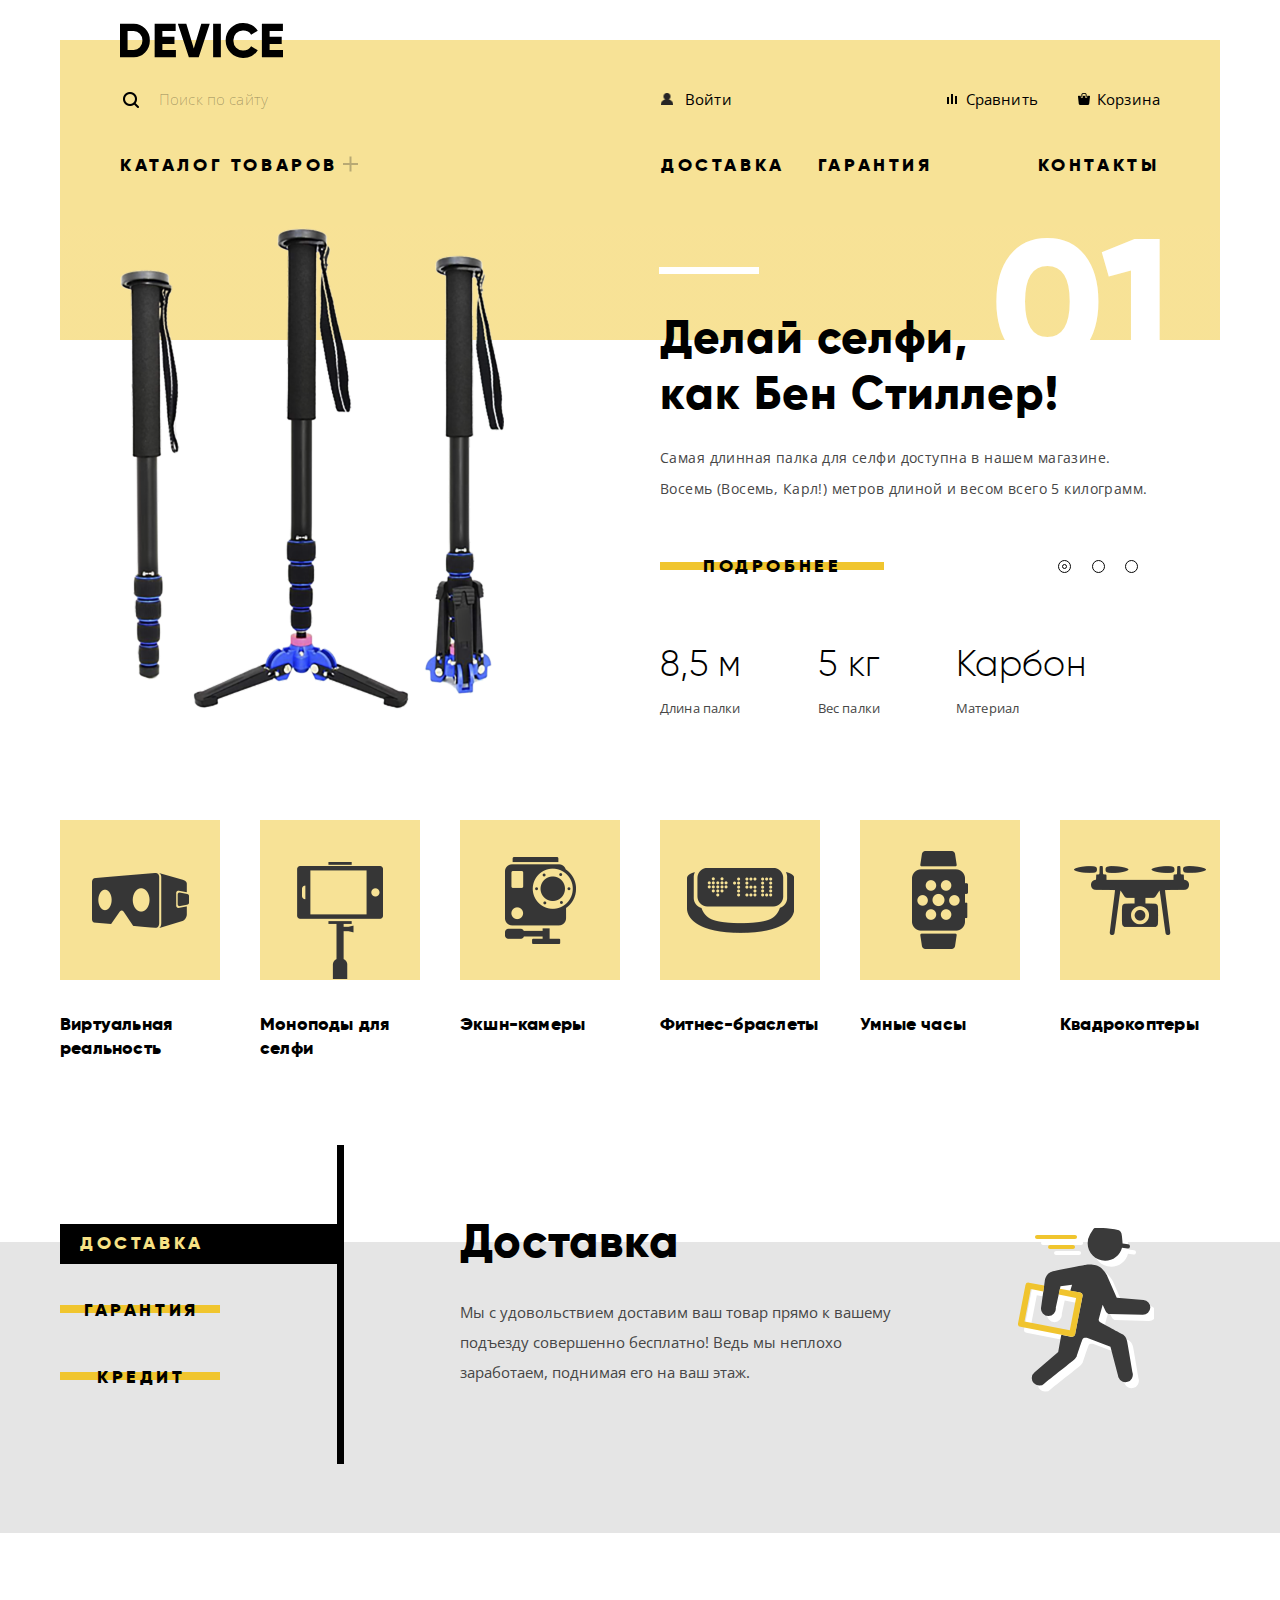
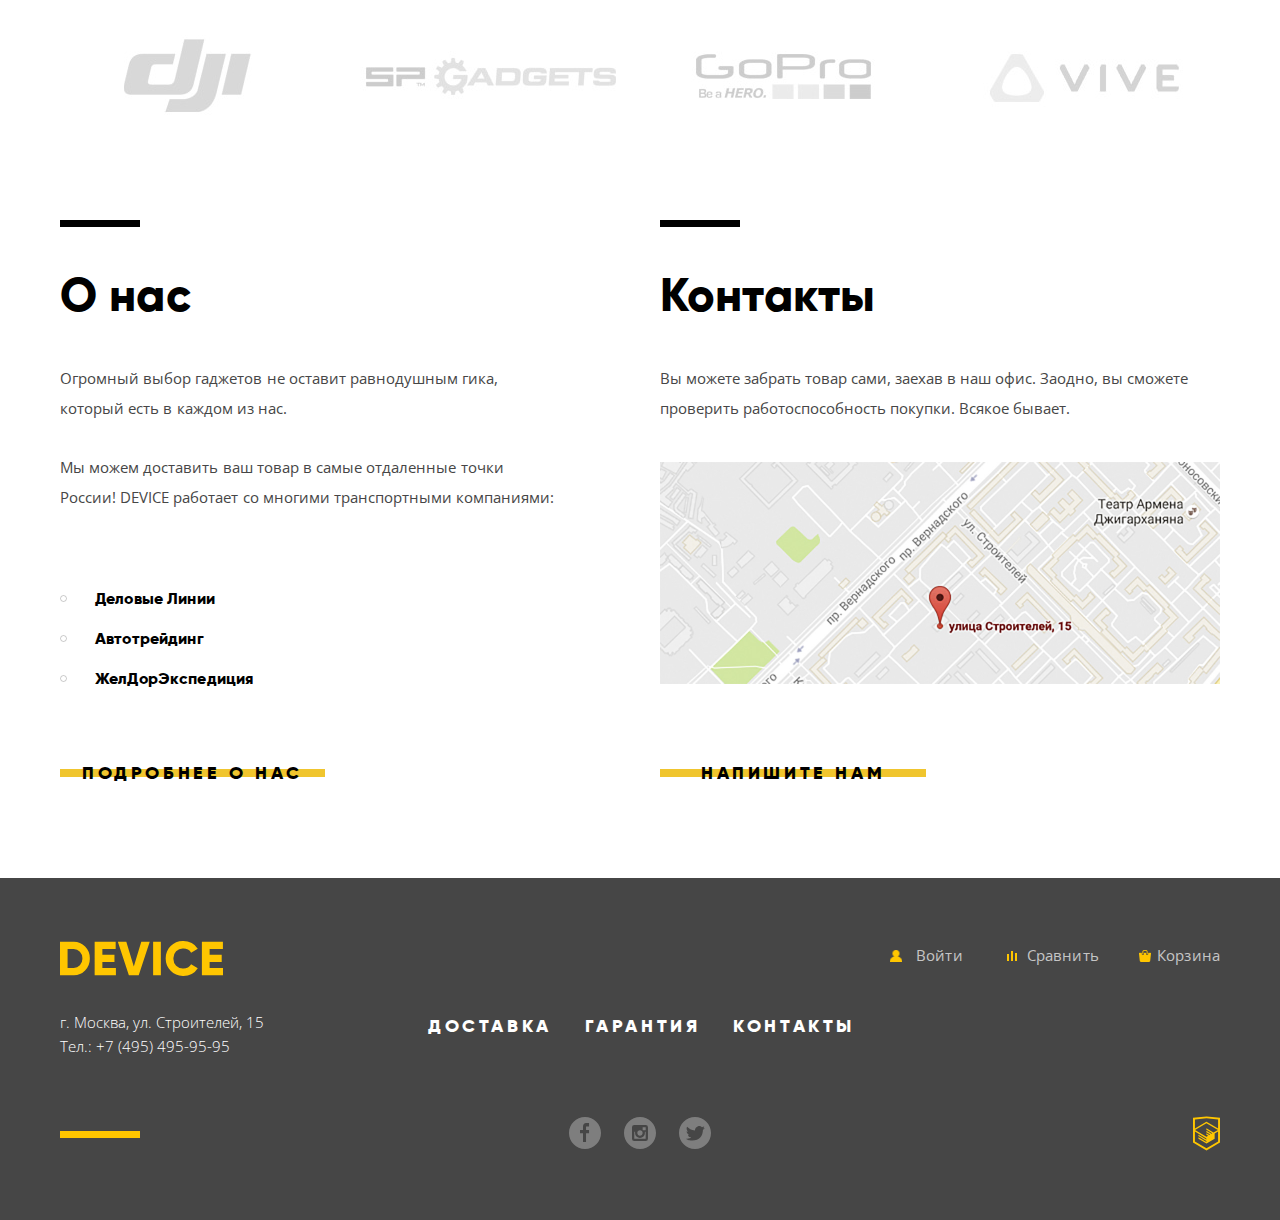
<file: index.html>
<!DOCTYPE html>
<html lang="ru">
  <head>
    <meta charset="UTF-8" />
    <meta name="viewport" content="width=device-width, initial-scale=1.0" />
    <meta http-equiv="X-UA-Compatible" content="ie=edge" />
    <link rel="stylesheet" href="./css/normalize.css" />
    <link rel="stylesheet" href="./css/style.min.css"/>
    <link href="https://fonts.googleapis.com/css?family=Open+Sans:300,400&display=swap&subset=cyrillic,cyrillic-ext" rel="stylesheet"/>
    <title>HTML Academy: Девайс</title>
  </head>
  <body>
    <header class="header header--index">
      <div class="header-inner">
        <div class="logo">
          <svg xmlns="http://www.w3.org/2000/svg" width="163" height="35" viewBox="0 0 163 35" class="header__logo">
            <path d="M-.151.702v33.6h13.532a15.72 15.72 0 0 0 11.72-4.824 16.458 16.458 0 0 0 4.712-11.976 16.458 16.458 0 0 0-4.712-11.976A15.723 15.723 0 0 0 13.381.702H-.151zM7.582 26.91V8.091h5.8a8.646 8.646 0 0 1 6.5 2.568 9.407 9.407 0 0 1 2.489 6.84 9.406 9.406 0 0 1-2.489 6.84 8.642 8.642 0 0 1-6.5 2.568h-5.8zm34.8-5.952h12.082v-7.3H42.378V8.091h13.291V.702H34.645v33.6H55.91V26.91H42.378v-5.952zm36.343 13.344L89.744.702h-8.458l-7.491 24.72L66.304.702h-8.457l11.019 33.6h9.859zm14.4 0h7.733V.702h-7.733v33.6zm38.615-1.416a15.506 15.506 0 0 0 6.041-5.688l-6.67-3.84a7.482 7.482 0 0 1-3.165 3.024 9.87 9.87 0 0 1-4.664 1.1 9.595 9.595 0 0 1-7.177-2.736 9.909 9.909 0 0 1-2.682-7.248 9.909 9.909 0 0 1 2.682-7.248 9.595 9.595 0 0 1 7.177-2.736 9.897 9.897 0 0 1 4.639 1.08 7.592 7.592 0 0 1 3.19 3.048l6.67-3.84a15.873 15.873 0 0 0-6.09-5.688 17.42 17.42 0 0 0-8.409-2.088c-9.779-.272-17.797 7.691-17.591 17.472-.208 9.781 7.809 17.747 17.588 17.476a17.52 17.52 0 0 0 8.458-2.088zm17.881-11.928h12.082v-7.3h-12.085V8.091h13.29V.702h-21.023v33.6h21.265V26.91h-13.532v-5.952z" class="cls-1" data-name="-e-logo"/>
          </svg>
        </div>
        <div class="pannel">
          <form class="pannel__search">
            <input type="search" id="search-input" required>
            <label for="search-input" class="serch__label">Поиск по сайту</label>
            <button type="submit" class="search__button">Найти</button>
          </form><!--/.pannel__search-->
          <div class="pannel__wrapper">
            <ul class="user-nav">
              <li class="user-nav__item user-show">
                <a href="#" class="pannel__button pannel__button--user" aria-label="нажмите что бы войти">
                  Войти
                </a>
              </li><!--/.user-nav__item-->
              <li class="user-nav__item">
                <a href="#" class="user-nav__name" aria-label="нажмите для перехода в профиль">
                  Валентин Петухов
                </a>
                <a href="#" class="user-nav__log-out" aria-label="нажмите что бы выйти">Выйти</a>
              </li><!--/.user-nav__item-->
            </ul><!--/.user-nav-->
            <ul class="pannel__list">
              <li class="pannel__item">
                <a href="#" class="pannel__button pannel__button--compare" aria-label="нажмите что бы сравнить товары">
                  Сравнить
                </a>
              </li><!--/.pannel__item-->
              <li class="pannel__item">
                <a href="#" class="pannel__button pannel__button--cart" aria-label="нажмите что бы попасть в корзину">
                  Корзина
                </a>
              </li><!--/.pannel__item-->
            </ul><!--/.pannel__list-->
          </div><!--/.pannel__wrapper-->
        </div><!--/.pannel-->
        <nav class="nav">
          <ul class="nav-select__menu">
            <li class="nav-select__unit" tabindex="0">
              <a href="#" class="nav-select__title" aria-label="наведите для открытия меню">Каталог товаров</a>
              <div class="nav-select__wrapper">
                <ul class="nav-select__list">
                  <li class="nav-select__item">
                    <ul class="nav-select__sublist">
                      <li><a href="#" class="nav-select__link" aria-label="нажмите что бы перейти в этот раздел">Виртуальная реальность</a></li>
                      <li> <a href="./monopode.html" class="nav-select__link" aria-label="нажмите что бы перейти в этот раздел">Моноподы для селфи</a></li>
                      <li><a href="#" class="nav-select__link" aria-label="нажмите что бы перейти в этот раздел">Экшн-камеры</a></li>
                    </ul>
                  </li>
                  <li class="nav-select__item">
                    <ul class="nav-select__sublist">
                      <li><a href="#" class="nav-select__link" aria-label="нажмите что бы перейти в этот раздел">Фитнес-браслеты</a></li>
                      <li> <a href="./monopode.html" class="nav-select__link" aria-label="нажмите что бы перейти в этот раздел">Умные часы</a></li>                   
                    </ul>
                  </li>
                  <li class="nav-select__item">
                    <ul class="nav-select__sublist">
                      <li><a href="#" class="nav-select__link" aria-label="нажмите что бы перейти в этот раздел">Квадрокоптеры</a></li>                 
                    </ul>
                  </li>
                </ul><!--/.nav-select__list-->
              </div>
            </li><!--/.nav-select__unit-->
          </ul><!--/.nav-select__menu-->
          <ul class="nav__list">
            <li class="nav__item">
              <a href="#" class="nav__link" aria-label="нажмите что бы узнать о доставке">Доставка</a>
            </li><!--/.nav__item-->
            <li class="nav__item">
              <a href="#" class="nav__link" aria-label="нажмите что бы узнать о гарантии">Гарантия</a>
            </li><!--/.nav__item-->
            <li class="nav__item">
              <a href="#" class="nav__link" aria-label="нажмите что бы узнать контакты">Контакты</a>
            </li><!--/.nav__item-->
          </ul><!--/.nav__list-->
        </nav><!--/.header__nav-->
      </div><!--/.header-inner-->
    </header><!--/.header-->
    <main>
      <h1 class="visually-hidden">Интернет-магазин гаджетов - Девайс</h1>
      <section class="hero">
        <div class="hero__inner">
          <ul class="hero-slider">
            <li class="hero-slider__item  hero-slider__item--visual monopode">
              <div class="hero-slider__pic">
                <img src="./img/slider-1/slider-1-png@3x.png" width="384" height="486" alt="Чёрный монопод для селфи с синими вставками" class="hero-slider__img">
              </div>
              <div class="hero-slider__desc">
                <p class="hero-slider__title">
                  Делай селфи, <br/>
                  как Бен Стиллер!
                </p>
                <p class="hero-slider__text">
                  Самая длинная палка для селфи доступна в нашем магазине.
                  Восемь (Восемь, Карл!) метров длиной и весом всего 5
                  килограмм.
                </p>
                <a href="#" class="btn hero-slider__btn" aria-label="нажмите для подробной информации">Подробнее</a>
                <div class="hero-slider__definitions definitions">
                  <div class="definitions__item">
                    <div class="definitions__text">8,5 м</div>
                    <div class="definitions__values">Длина палки</div>
                  </div>
                  <div class="definitions__item">
                    <div class="definitions__text">5 кг</div>
                    <div class="definitions__values">Вес палки</div>
                  </div>
                  <div class="definitions__item">
                    <div class="definitions__text">Карбон</div>
                    <div class="definitions__values">Материал</div>
                  </div>
                </div><!--/.hero-slider__definitions-->
              </div><!--/.huro-slider__desc-->
            </li><!--/.hero-slider__item-->
            <li class="hero-slider__item bend">
              <div class="hero-slider__pic">
                <img src="./img/slider-1/slider-2-png@2x.png" width="345" height="485" alt="фитнес-брослет чёрного цвета с небольшим экраном" class="hero-slider__img"/>
              </div>
              <div class="hero-slider__desc">
                <p class="hero-slider__title">
                  Худеем <br />
                  правильно!
                </p>
                <p class="hero-slider__text">
                  Мотивирующие фитнес-браслеты помогут найти в себе силы <br />
                  не пропускать занятия и соблюдать диету.
                </p>
                <a href="#" class="btn hero-slider__btn" aria-label="нажмите для подробной информации">Подробнее</a>
                <div class="hero-slider__definitions definitions">
                  <div class="definitions__item">
                    <div class="definitions__text">48 часов</div>
                    <div class="definitions__values">Без подзарядки</div>
                  </div>
                </div><!--/.hero-slider__definitions-->
              </div><!--/.hero-slider__desc-->
            </li><!--/.hero-slider__item-->
            <li class="hero-slider__item quadrocopter">
              <div class="hero-slider__pic">
                <img src="./img/slider-1/slider-3-png@2x.png" width="550" height="360" alt="Квадрокоптер белого цвета" class="hero-slider__img"/>
              </div>
              <div class="hero-slider__desc">
                <p class="hero-slider__title">
                  Порхает как бабочка, жалит как пчела!
                </p>
                <p class="hero-slider__text">
                  Этот обычный, на первый взгляд, квадрокоптер оснащен мощным
                  лазером, замаскированным под стандартную камеру.
                </p>
                <a href="#" class="btn hero-slider__btn" aria-label="нажмите для подробной информации">Подробнее</a>
                <div class="hero-slider__definitions definitions">
                  <div class="definitions__item">
                    <div class="definitions__text">800 м</div>
                    <div class="definitions__values">Дальность полета</div>
                  </div>
                  <div class="definitions__item">
                    <div class="definitions__text">50 м</div>
                    <div class="definitions__values">Радиус поражения</div>
                  </div>
                </div><!--/.hero-slider__definitions-->
              </div><!--/.hero-slider__desc-->
            </li><!--/.hero-slider__item-->
          </ul><!--/.hero-slider-->
          <ul class="dots__list">
            <li class="dots__item">
              <a href="#" class="dots__btn dots__btn--active" data-name="monopode" aria-label="нажмите для перехода к слайду с моноподом для селфи"></a>
            </li>
            <li class="dots__item">
              <a href="#" class="dots__btn" data-name="bend" aria-label="нажмите для перехода к слайду с фитнес-браслетом"></a>
            </li>
            <li class="dots__item">
              <a href="#" class="dots__btn" data-name="quadrocopter" aria-label="нажмите для перехода к слайду с квадрокоптером"></a>
            </li>
          </ul>
        </div><!--/.hero__inner-->
      </section><!--/.hero-->
      <div class="sections">
        <div class="container">
          <h2 class="visually-hidden">Группы товаров магазина по разделам</h2>
          <ul class="sections__list">
            <li class="sections__item">
              <a href="#" class="sections__link" aria-label="нажмите для перехода в этот раздел">
                <div class="sections__image">
                  <img src="./img/sections/popular-1.png" alt="Раздел виртуальная реальность" width="97" height="55" class="sections__img"/>
                </div>
                <h4 class="sections__name">Виртуальная реальность</h4>
              </a>
            </li>
            <!--/.sections__item-->
            <li class="sections__item">
              <a href="./monopode.html" class="sections__link" aria-label="нажмите для перехода в этот раздел">
                <div class="sections__image">
                  <img src="./img/sections/popular-2.png" alt="Раздел моноподы для селфи" width="86" height="117" class="sections__img sections__img--bottom"/>
                </div>
                <h4 class="sections__name">Моноподы для селфи</h4>
              </a>
            </li><!--/.sections__item-->
            <li class="sections__item">
              <a href="#" class="sections__link" aria-label="нажмите для перехода в этот раздел">
                <div class="sections__image">
                  <img src="./img/sections/popular-3.png" alt="Раздел Экшн-камеры" width="71" height="87" class="sections__img"/>
                </div>
                <h4 class="sections__name">Экшн-камеры</h4>
              </a>
            </li><!--/.sections__item-->
            <li class="sections__item">
              <a href="#" class="sections__link" aria-label="нажмите для перехода в этот раздел">
                <div class="sections__image">
                  <img src="./img/sections/popular-4.png" alt="Раздел Фитнес-браслеты" width="107" height="65" class="sections__img"/>
                </div>
                <h4 class="sections__name">Фитнес-браслеты</h4>
              </a>
            </li><!--/.sections__item-->
            <li class="sections__item">
              <a href="#" class="sections__link" aria-label="нажмите для перехода в этот раздел">
                <div class="sections__image">
                  <img src="./img/sections/popular-5.png" alt="Раздел Умные часы" width="56" height="98" class="sections__img"/>
                </div>
                <h4 class="sections__name">Умные часы</h4>
              </a>
            </li><!--/.sections__item-->
            <li class="sections__item">
              <a href="#" class="sections__link" aria-label="нажмите для перехода в этот раздел">
                <div class="sections__image">
                  <img src="./img/sections/poppular-6.png" alt="Раздел Квадрокоптеры" width="132" height="69" class="sections__img"/>
                </div>
                <h4 class="sections__name">Квадрокоптеры</h4>
              </a>
            </li><!--/.sections__item-->
          </ul><!--/.sections__list-->
        </div>
      </div><!--/.sections-->
      <div class="services">
        <div class="container">
          <div class="services__slider">
            <div class="services__filter">
              <a href="#" class="services__link is-active" data-filter="delivery" aria-label="нажмите что бы узнать о доставке">Доставка</a>
              <a href="#" class="services__link" data-filter="warranty" aria-label="нажмите что бы узнать о гарантии">Гарантия</a>
              <a href="#" class="services__link" data-filter="credit" aria-label="нажмите что бы узнать про кредит">Кредит</a>
            </div><!--/.services__filter-->
            <div class="services__tabs">
              <ul class="services__list">
                <li class="services__item services__item--active delivery">
                  <div class="services__group">
                    <h2 class="services__title">Доставка</h2>
                    <p class="srvices__text">
                      Мы с удовольствием доставим ваш товар прямо к вашему
                      подъезду совершенно бесплатно! Ведь мы неплохо заработаем,
                      поднимая его на ваш этаж.
                    </p>
                  </div>
                </li><!--/.services__slider__item-->
                <li class="services__item warranty">
                  <div class="services__group">
                    <h2 class="services__title">Гарантия</h2>
                    <p class="srvices__text">
                      Если из-за возгорания купленного у нас товара у вас сгорит
                      дом — не переживайте, мы выдадим вам новый. <br />
                      Товар, не дом, конечно же.
                    </p>
                  </div>
                </li><!--/.services__slider__item-->
                <li class="services__item credit">
                  <div class="services__group">
                    <h2 class="services__title">Кредит</h2>
                    <p class="srvices__text">
                      Залезть в долговую яму стало проще! Кредитные консультанты
                      подберут для вас наиболее выгодные условия кредита.
                      Выгодные для нашего банка, разумеется.
                    </p>
                  </div>
                </li><!--/.services__item-->
              </ul><!--/.services_list-->
            </div><!--/.services__tabs-->
          </div><!--/.services__slider-->
        </div><!--/.container-->
      </div><!--/.services-->
      <section class="logos">
        <div class="container">
          <h2 class="visually-hidden">Раздел с логотипами брэндов представленых в магазине</h2>
          <ul class="logos__list">
            <li class="logos__item">
              <img src="./img/logos/logo-1.png" alt="логотип Dji" width="260" height="100" class="logos__img"/>
              <img src="./img/logos/logo-grey-1-jpg.jpg" alt="" width="260" height="100" class="logos__img logos__img-opacity" />
            </li>
            <li class="logos__item">
              <img src="./img/logos/logo-2.png" alt="логотип SP Gardens" width="260" height="100" class="logos__img"/>
              <img src="./img/logos/logo-grey-2-jpg.jpg"  alt="" width="260" height="100" class="logos__img logos__img-opacity"/>
            </li>
            <li class="logos__item">
              <img src="./img/logos/logo-3.png" alt="доготип Go Pro" width="260" height="100" class="logos__img"/>
              <img src="./img/logos/logo-grey-3-jpg.jpg"  alt="" width="260" height="100" class="logos__img logos__img-opacity"/>
            </li>
            <li class="logos__item">
              <img src="./img/logos/logo-4.png" alt="логотип Vive" width="260" height="100" class="logos__img"/>
              <img src="./img/logos/logo-grey-4-jpg.jpg"  alt="" width="260" height="100" class="logos__img logos__img-opacity"/>
            </li>
          </ul><!--/.logos__list-->
        </div>
      </section><!--/.logos-->
      <section class="information">
        <h2 class="visually-hidden">Информация о магазине Девайс</h2>
        <div class="information__wrapper">
          <article class="about-us">
            <span class="about-us__title">О нас</span>
            <div class="about-us__text">
              <p>
                Огромный выбор гаджетов не оставит равнодушным гика, который есть
                в каждом из нас.
              </p>
              <p>
                Мы можем доставить ваш товар в самые отдаленные точки России!
                DEVICE работает со многими транспортными компаниями:
              </p>
            </div>
            <ul class="partners about-us__partners ">
              <li class="partners__item">
                <a href="#" class="partners__link">Деловые Линии</a>
              </li>
              <li class="partners__item">
                <a href="#" class="partners__link">Автотрейдинг</a>
              </li>
              <li class="partners__item">
                <a href="#" class="partners__link">ЖелДорЭкспедиция</a>
              </li>
            </ul><!--/.partners-->
            <a href="#" class="btn about-us__btn" aria-label="нажмите что бы узнать о нас больше">Подробнее о нас</a>
          </article><!--/.about-us__item-->
          <article class="contacts">
            <h2 class="visually-hidden">Как добраться к магазину Девайс</h2>
            <span class="contacts__title">Контакты</span>
            <p class="contacts__text">
              Вы можете забрать товар сами, заехав в наш офис. Заодно, вы
              сможете проверить работоспособность покупки. Всякое бывает.
            </p>
            <a href="https://goo.gl/maps/QfvkiXXXXfSbYiUW8" class="contacts__map popup__open" aria-label="Мы находимся по адресу , город Москва, улица строителей, 15. Нажмите что бы узнать о нашем расположении">
              <img src="./img/map-jpg.jpg" alt="Карта как к нам добраться" width="560" height="222"/>
            </a>
            <a href="feedback.html" class="btn modal__open" aria-label="нажмите что бы связаться с нами">Напишите нам</a>
          </article><!--/.about-us__item-->
        </div>
      </section><!--/.about-us-->
    </main>
    <footer class="footer">
      <div class="container">
        <div class="pannel pannel--footer">
          <div class="logo logo--footer">
            <svg xmlns="http://www.w3.org/2000/svg" width="163" height="35" viewBox="0 0 163 35">
              <path d="M-.151.702v33.6h13.532a15.72 15.72 0 0 0 11.72-4.824 16.458 16.458 0 0 0 4.712-11.976 16.458 16.458 0 0 0-4.712-11.976A15.723 15.723 0 0 0 13.381.702H-.151zM7.582 26.91V8.091h5.8a8.646 8.646 0 0 1 6.5 2.568 9.407 9.407 0 0 1 2.489 6.84 9.406 9.406 0 0 1-2.489 6.84 8.642 8.642 0 0 1-6.5 2.568h-5.8zm34.8-5.952h12.082v-7.3H42.378V8.091h13.291V.702H34.645v33.6H55.91V26.91H42.378v-5.952zm36.343 13.344L89.744.702h-8.458l-7.491 24.72L66.304.702h-8.457l11.019 33.6h9.859zm14.4 0h7.733V.702h-7.733v33.6zm38.615-1.416a15.506 15.506 0 0 0 6.041-5.688l-6.67-3.84a7.482 7.482 0 0 1-3.165 3.024 9.87 9.87 0 0 1-4.664 1.1 9.595 9.595 0 0 1-7.177-2.736 9.909 9.909 0 0 1-2.682-7.248 9.909 9.909 0 0 1 2.682-7.248 9.595 9.595 0 0 1 7.177-2.736 9.897 9.897 0 0 1 4.639 1.08 7.592 7.592 0 0 1 3.19 3.048l6.67-3.84a15.873 15.873 0 0 0-6.09-5.688 17.42 17.42 0 0 0-8.409-2.088c-9.779-.272-17.797 7.691-17.591 17.472-.208 9.781 7.809 17.747 17.588 17.476a17.52 17.52 0 0 0 8.458-2.088zm17.881-11.928h12.082v-7.3h-12.085V8.091h13.29V.702h-21.023v33.6h21.265V26.91h-13.532v-5.952z" class="cls-1" data-name="-e-logo"/>
            </svg>
          </div>
          <div class="pannel__wrapper pannel__wrapper--width-small">
            <ul class="user-nav">
              <li class="user-nav__item user-show">
                <a href="#" class="pannel__button pannel__button--user-white" aria-label="нажмите что бы войти">Войти</a>
              </li><!--/.user-nav__item-->
              <li class="user-nav__item">
                <a href="#" class="user-nav__name-white">Валентин Петухов</a>
                <a href="#" class="user-nav__log-out user-nav__log-out--white" aria-label="нажмите что бы Выйти">Выйти</a>
              </li><!--/.user-nav__item-->
            </ul><!--/.user-nav-->
            <ul class="pannel__list">
              <li class="pannel__item">
                <a href="#" class="pannel__button pannel__button--compare-white"  aria-label="нажмите что бы сравнить товары">Сравнить</a>
              </li><!--/.pannel__item-->
              <li class="pannel__item">
                <a href="#" class="pannel__button pannel__button--cart-white" aria-label="нажмите что бы попасть в корзину">Корзина</a>
              </li><!--/.pannel__item-->
            </ul><!--/.pannel__list-->
          </div><!--/.pannel__wrapper-->
        </div><!--/.pannel-->
        <div class="footer__info">
          <address class="footer__address">г. Москва, ул. Строителей, 15</address>
          <ul class="nav nav--footer">
            <li class="nav__item">
              <a href="#" class="nav__link nav__link--white" aria-label="нажмите что бы узнать о доставке">Доставка</a>
            </li>
            <li class="nav__item">
              <a href="#" class="nav__link nav__link--white" aria-label="нажмите что бы узнать о гарантии">Гaрантия</a>
            </li>
            <li class="nav__item">
              <a href="#" class="nav__link nav__link--white" aria-label="нажмите что бы узнать наши контакты">Контакты</a>
            </li>
          </ul>
          <a href="tel:+1234567890" class="footer__tel" aria-label="нажмите что бы позвонить нам">Тел.: +7 (495) 495-95-95</a>
        </div><!--/.footer__info-->
        <div class="footer__extras">
          <div class="socials">
            <a href="#" class="socials__link socials__link--fb" aria-label="нажмите для перехода на наш аккаунт в фейсбук">
              <svg xmlns="http://www.w3.org/2000/svg" width="32" height="32" viewBox="0 0 32 32">
                <path fill="#FFF" d="M16 0C7.164 0 0 7.163 0 16s7.164 16 16 16c8.837 0 16-7.164 16-16S24.837 0 16 0zm4.062 9.455h-3.021v3.444h3.021v3.445h-3.021v8.61H14.02v-8.61H11v-3.445h3.021V9.455c0-1.902 1.353-3.445 3.021-3.445h3.021v3.445z"/>
              </svg>
            </a>
            <a href="#" class="socials__link socials__link--inst" aria-label="нажмите для перехода на наш аккаунт в инстаграм">
              <svg xmlns="http://www.w3.org/2000/svg" width="32" height="32" viewBox="0 0 32 32">
                <g fill="#FFF">
                  <path d="M20.916 16a4.938 4.938 0 1 1-9.877 0c0-.394.051-.773.138-1.14h-.897v6.838h11.396V14.86h-.897c.086.367.137.746.137 1.14z" />
                  <path d="M15.978 18.659c1.466 0 2.659-1.193 2.659-2.659s-1.193-2.659-2.659-2.659c-1.466 0-2.659 1.193-2.659 2.659s1.192 2.659 2.659 2.659zM18.637 10.302h3.039v3.039h-3.039z"/>
                  <path d="M16 0C7.164 0 0 7.164 0 16c0 8.837 7.164 16 16 16 8.837 0 16-7.163 16-16 0-8.836-7.163-16-16-16zm7.955 21.698a2.285 2.285 0 0 1-2.279 2.279H10.279A2.285 2.285 0 0 1 8 21.698V10.302a2.286 2.286 0 0 1 2.279-2.279h11.396a2.286 2.286 0 0 1 2.279 2.279v11.396z"/>
                </g>
              </svg>
            </a>
            <a href="#" class="socials__link socials__link--twit"  aria-label="нажмите для перехода на наш аккаунт в твиттер">
              <svg xmlns="http://www.w3.org/2000/svg" width="32" height="32" viewBox="0 0 32 32">
                <path fill="#FFF" d="M16 0C7.164 0 0 7.164 0 16c0 8.837 7.164 16 16 16 8.837 0 16-7.163 16-16 0-8.836-7.163-16-16-16zm7.944 12.809c-.251 6.516-3.463 10.832-10.992 10.702h-.486c-.447 0-4.543-.443-5.344-1.823 2.479.19 4.247-.406 5.12-1.136-1.048-.289-2.923-.461-3.251-2.848.384.104.618.221 1.299.113-1.307-.824-2.758-1.519-2.679-3.643.311.317 1.164.518 1.46.457-.768-.233-2.149-3.244-.974-4.781 1.984 1.79 4.075 3.482 7.804 3.643.227-2.214 1.24-3.699 3.168-4.325 1.84-.479 3.255.26 3.901 1.138.737-.224 1.453-.466 2.193-.685-.004.833-.569 1.463-.935 1.709.747.165 1.423-.475 1.423-.475-.184.963-1.094 1.725-1.707 1.954z"/>
              </svg>
            </a>
          </div>
          <a href="https://htmlacademy.ru/intensive/htmlcss" class="copyright"  aria-label="нажмите для перехода на страницу интенсива">
            <img src="./img/footer/logo-htmlacademy.svg" width="27" height="35" alt="Логотип Html академии"/>
          </a>
        </div><!--/.footer__extras-->
      </div><!--/.container-->
    </footer><!--/.footer-->
    <div class="modal ">
      <form action="https://echo.htmlacademy.ru" method="POST" class="modal__form">
        <button class="modal__close" type="button"  aria-label="нажмите что бы закрыть окно"></button>
        <div class="modal__wrapper">
          <div class="form-group">
            <label for="name">Ваше имя:</label>
            <input type="text" id="name" name="user-name" placeholder="Имя Фамилия"/>
          </div>
          <div class="form-group">
            <label for="email">Ваш e-mail:</label>
            <input type="email" id="email" name="user-email" placeholder="email@example.com">
          </div>
        </div>
        <div class="form-group">
          <label for="letter">Текст письма:</label>
          <textarea name="letter" id="letter" rows="10" placeholder="В свободной форме"></textarea>
        </div>
        <button class="btn modal__btn" type="submit"  aria-label="нажмите для отправки сообщения">Отправить</button>
      </form>
    </div><!--/.modal-->
    <div class="popup">
      <button class="popup__close"  aria-label="нажмите для закрытия карты"></button>
      <iframe src="https://www.google.com/maps/embed?pb=!1m18!1m12!1m3!1d2249.1123749473154!2d37.52742931538804!3d55.6870340045307!2m3!1f0!2f0!3f0!3m2!1i1024!2i768!4f13.1!3m3!1m2!1s0x46b54cf65f5c8955%3A0x694710ccd55501e!2z0YPQuy4g0KHRgtGA0L7QuNGC0LXQu9C10LksIDE1LCDQnNC-0YHQutCy0LAsINCg0L7RgdGB0LjRjywgMTE5MzEx!5e0!3m2!1sru!2sua!4v1580734151232!5m2!1sru!2sua" width="960" height="559"
        style="border:0;"
        allowfullscreen=""></iframe>
    </div>
    <script src="./js/script.min.js"></script>
  </body>
</html>
</file>
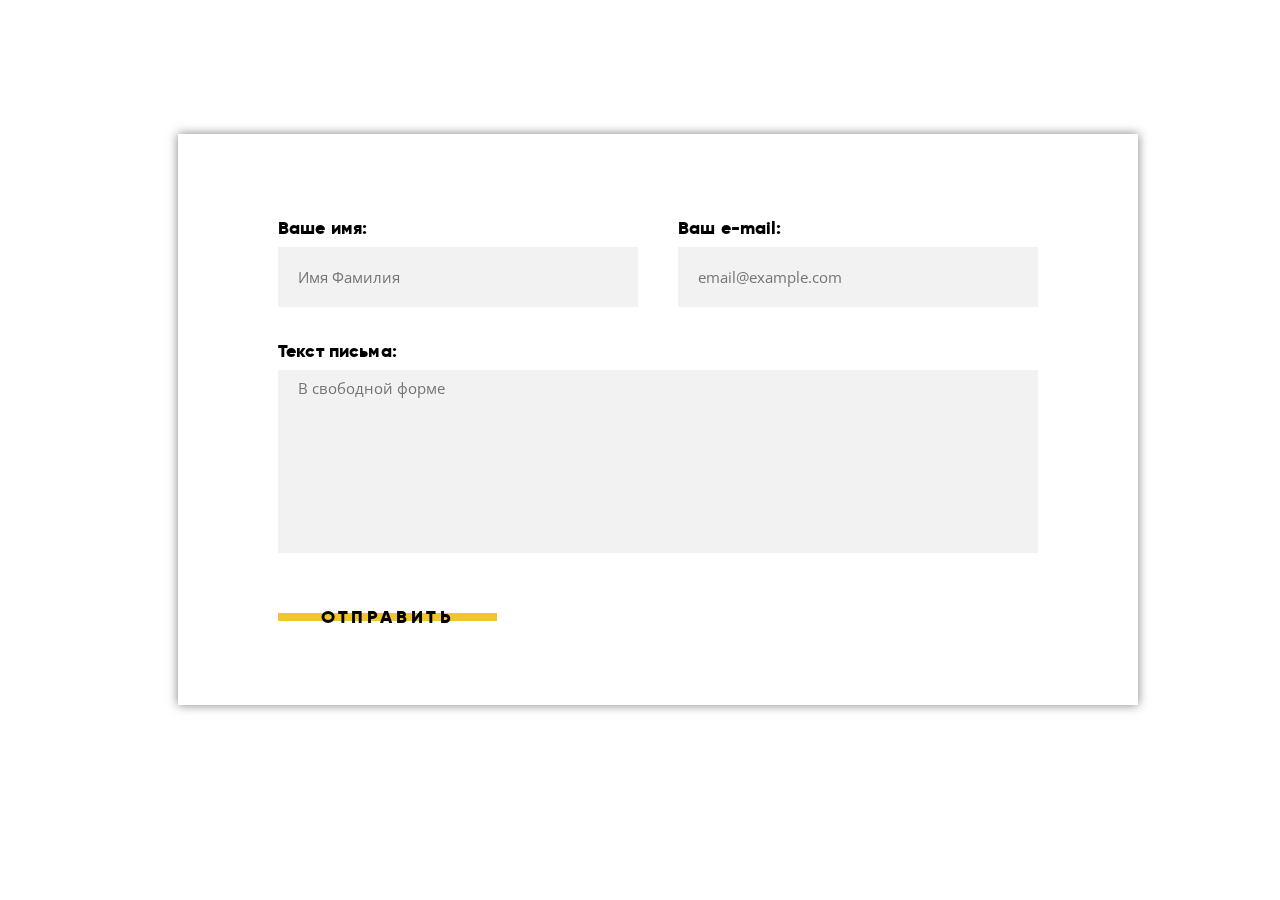
<file: feedback.html>
<!DOCTYPE html>
<html lang="ru">
<head>
    <meta charset="UTF-8" />
    <meta name="viewport" content="width=device-width, initial-scale=1.0" />
    <meta http-equiv="X-UA-Compatible" content="ie=edge" />
    <link rel="stylesheet" href="./css/normalize.css" />
    <link rel="stylesheet" href="./css/style.min.css" />
    <link href="https://fonts.googleapis.com/css?family=Open+Sans:300,400&display=swap&subset=cyrillic,cyrillic-ext" rel="stylesheet"/>
    <title>Форма Обратной связи</title>
</head>
<body>
    <div class="modal modal--content">
        <form action="https://echo.htmlacademy.ru" method="POST" class="modal__form">
          <div class="modal__wrapper">
            <div class="form-group">
              <label for="name">Ваше имя:</label>
              <input type="text" id="name" name="user-name" placeholder="Имя Фамилия"/>
            </div>
            <div class="form-group">
              <label for="email">Ваш e-mail:</label>
              <input type="email" id="email" name="user-email" placeholder="email@example.com">
            </div>
          </div>
          <div class="form-group">
            <label for="letter">Текст письма:</label>
            <textarea name="letter" id="letter" rows="10" placeholder="В свободной форме"></textarea>
          </div>
          <button class="btn modal__btn" type="submit">Отправить</button>
        </form>
      </div><!--/.modal-->
</body>
</html>
</file>
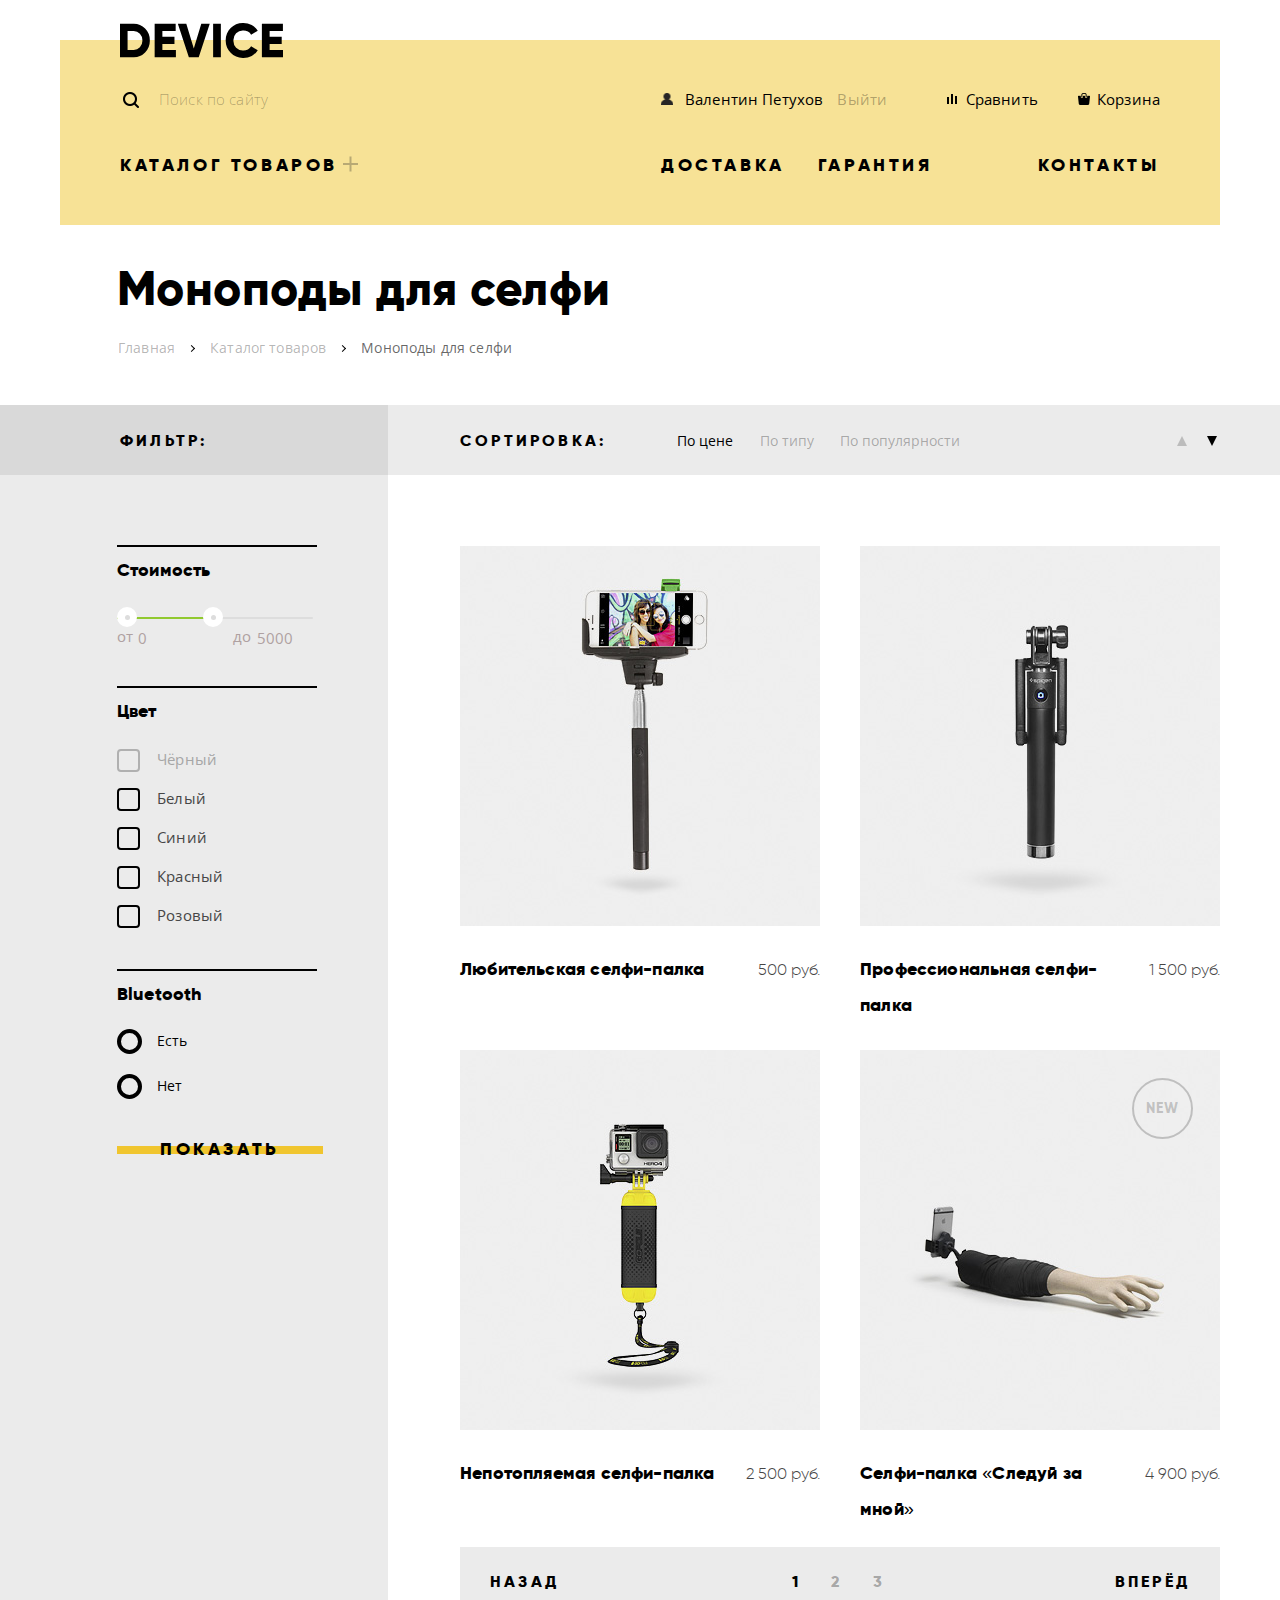
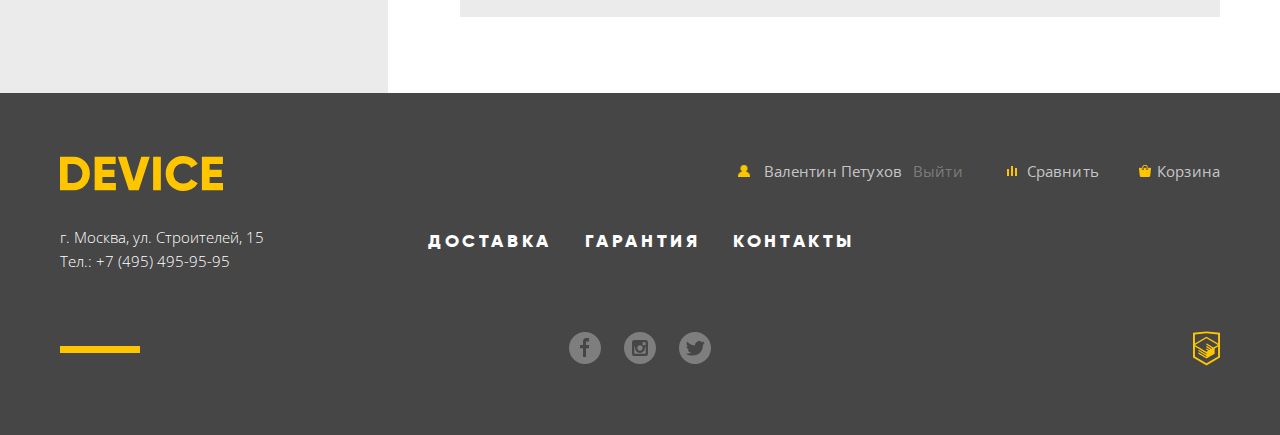
<file: monopode.html>
<!DOCTYPE html>
<html lang="ru">
  <head>
    <meta charset="UTF-8" />
    <meta name="viewport" content="width=device-width, initial-scale=1.0">
    <meta http-equiv="X-UA-Compatible" content="ie=edge">
    <link rel="stylesheet" href="./css/normalize.css">
    <link rel="stylesheet" href="./css/style.min.css">
    <link href="https://fonts.googleapis.com/css?family=Open+Sans:300,400&display=swap&subset=cyrillic,cyrillic-ext" rel="stylesheet">
    <title>Каталог товаров: Девайся</title>
  </head>
  <body>
    <header class="header">
      <div class="header-inner">
        <a href="index.html" class="logo" aria-label="нажмите что бы попасть на главную страницу">
          <svg xmlns="http://www.w3.org/2000/svg" width="163" height="35" viewBox="0 0 163 35" class="header__logo">
            <path d="M-.151.702v33.6h13.532a15.72 15.72 0 0 0 11.72-4.824 16.458 16.458 0 0 0 4.712-11.976 16.458 16.458 0 0 0-4.712-11.976A15.723 15.723 0 0 0 13.381.702H-.151zM7.582 26.91V8.091h5.8a8.646 8.646 0 0 1 6.5 2.568 9.407 9.407 0 0 1 2.489 6.84 9.406 9.406 0 0 1-2.489 6.84 8.642 8.642 0 0 1-6.5 2.568h-5.8zm34.8-5.952h12.082v-7.3H42.378V8.091h13.291V.702H34.645v33.6H55.91V26.91H42.378v-5.952zm36.343 13.344L89.744.702h-8.458l-7.491 24.72L66.304.702h-8.457l11.019 33.6h9.859zm14.4 0h7.733V.702h-7.733v33.6zm38.615-1.416a15.506 15.506 0 0 0 6.041-5.688l-6.67-3.84a7.482 7.482 0 0 1-3.165 3.024 9.87 9.87 0 0 1-4.664 1.1 9.595 9.595 0 0 1-7.177-2.736 9.909 9.909 0 0 1-2.682-7.248 9.909 9.909 0 0 1 2.682-7.248 9.595 9.595 0 0 1 7.177-2.736 9.897 9.897 0 0 1 4.639 1.08 7.592 7.592 0 0 1 3.19 3.048l6.67-3.84a15.873 15.873 0 0 0-6.09-5.688 17.42 17.42 0 0 0-8.409-2.088c-9.779-.272-17.797 7.691-17.591 17.472-.208 9.781 7.809 17.747 17.588 17.476a17.52 17.52 0 0 0 8.458-2.088zm17.881-11.928h12.082v-7.3h-12.085V8.091h13.29V.702h-21.023v33.6h21.265V26.91h-13.532v-5.952z" class="cls-1"/>
          </svg>
        </a>
        <div class="pannel">
          <form class="pannel__search">
            <input type="search" id="search-input" required>
            <label for="search-input" class="serch__label">Поиск по сайту</label>
            <button type="submit" class="search__button">Найти</button>
          </form><!--/.pannel__search-->
          <div class="pannel__wrapper">
            <ul class="user-nav">
              <li class="user-nav__item">
                <a href="#" class="pannel__button pannel__button--user" aria-label="нажмите что бы войти">
                  Войти
                </a>
              </li><!--/.user-nav__item-->
              <li class="user-nav__item user-show">
                <a href="#" class="user-nav__name" aria-label="нажмите для перехода в профиль">
                  Валентин Петухов
                </a>
                <a href="#" class="user-nav__log-out" aria-label="нажмите что бы выйти">Выйти</a>
              </li><!--/.user-nav__item-->
            </ul><!--/.user-nav-->
            <ul class="pannel__list">
              <li class="pannel__item">
                <a href="#" class="pannel__button pannel__button--compare" aria-label="нажмите что бы сравнить товары">
                  Сравнить
                </a>
              </li><!--/.pannel__item-->
              <li class="pannel__item">
                <a href="#" class="pannel__button pannel__button--cart" aria-label="нажмите что бы попасть в корзину">
                  Корзина
                </a>
              </li><!--/.pannel__item-->
            </ul><!--/.pannel__list-->
          </div><!--/.pannel__wrapper-->
        </div><!--/.pannel-->
        <nav class="nav">
          <ul class="nav-select__menu">
            <li class="nav-select__unit" tabindex="0">
              <a href="#" class="nav-select__title" aria-label="наведите для открытия меню">Каталог товаров</a>
              <div class="nav-select__wrapper">
                <ul class="nav-select__list">
                  <li class="nav-select__item">
                    <ul class="nav-select__sublist">
                      <li><a href="#" class="nav-select__link" aria-label="нажмите что бы перейти в этот раздел">Виртуальная реальность</a></li>
                      <li> <a href="./monopode.html" class="nav-select__link disabled" aria-label="нажмите что бы перейти в этот раздел">Моноподы для селфи</a></li>
                      <li><a href="#" class="nav-select__link" aria-label="нажмите что бы перейти в этот раздел">Экшн-камеры</a></li>
                    </ul>
                  </li>
                  <li class="nav-select__item">
                    <ul class="nav-select__sublist">
                      <li><a href="#" class="nav-select__link" aria-label="нажмите что бы перейти в этот раздел">Фитнес-браслеты</a></li>
                      <li> <a href="./monopode.html" class="nav-select__link" aria-label="нажмите что бы перейти в этот раздел">Умные часы</a></li>                    </ul>
                  </li>
                  <li class="nav-select__item">
                    <ul class="nav-select__sublist">
                      <li><a href="#" class="nav-select__link" aria-label="нажмите что бы перейти в этот раздел">Квадрокоптеры</a></li>                 
                    </ul>
                  </li>
                </ul><!--/.nav-select__list-->
              </div>
            </li><!--/.nav-select__unit-->
          </ul><!--/.nav-select__menu-->
          <ul class="nav__list">
            <li class="nav__item">
              <a href="#" class="nav__link" aria-label="нажмите что бы узнать о доставке">Доставка</a>
            </li><!--/.nav__item-->
            <li class="nav__item">
              <a href="#" class="nav__link" aria-label="нажмите что бы узнать о гарантии">Гарантия</a>
            </li><!--/.nav__item-->
            <li class="nav__item">
              <a href="#" class="nav__link" aria-label="нажмите что бы узнать контакты">Контакты</a>
            </li><!--/.nav__item-->
          </ul><!--/.nav__list-->
        </nav><!--/.header__nav-->
      </div><!--/.container-->
    </header><!--/.header-->
    <main>
      <div class="container">
        <div class="page-title">
          <h1>Моноподы для селфи</h1>
        </div>
        <div class="breadcrumb">
          <ul class="breadcrumb__list">
            <li class="breadcrumb__item">
              <a href="./index.html" class="breadcrumb__link" aria-label="нажмите что попасть на главную">Главная</a>
            </li>
            <li class="breadcrumb__item">
              <a href="#" class="breadcrumb__link" aria-label="нажмите что попасть в каталог товаров">Каталог товаров</a>
            </li>
            <li class="breadcrumb__item">
              <a href="#" class="breadcrumb__link disabled" aria-label="Вы находитесь на этой странице">Моноподы для селфи</a>
            </li>
          </ul>
        </div><!--/.breadcrumb-->
      </div><!--/.container-->
      <div class="product">
        <div class="container">
          <div class="product__wrapper">
            <aside class="sidebar">
              <div class="sidebar__title">
                <h2>Фильтр:</h2>
              </div>
              <form action="#" class="product-filter">
                <fieldset class="product-filter__group">
                  <legend class="product-filter__title">Стоимость</legend>
                  <div class="range-block">
                    <div class="range">
                      <div class="range__between"></div>
                        <button type="button" class="range__button_1"></button>
                        <button type="button" class="range__button_2"></button>
                    </div>
                    <div class="range__numbers">
                      от <input class="range_inpt1" type="number" min="0" max="10000" value="0">
                      до <input class="range_inpt2" type="number" min="0" max="10000" value="5000">
                    </div>
                  </div>
                </fieldset>
                <fieldset class="product-filter__group">
                  <legend class="product-filter__title">Цвет</legend>
                  <div class="product-filter__item">
                    <label class="product-filter__check-label">
                      <input type="checkbox" name="color" class="product-filter__check-input" disabled>
                      <span class="product-filter__text"></span>
                      <span class="product-filter__check-name">Чёрный</span>
                    </label>
                  </div>
                  <div class="product-filter__item">
                    <label class="product-filter__check-label">
                      <input type="checkbox" name="color" class="product-filter__check-input">
                      <span class="product-filter__text"></span>
                      <span class="product-filter__check-name">Белый</span>
                    </label>
                  </div>
                  <div class="product-filter__item">
                    <label class="product-filter__check-label">
                      <input type="checkbox" name="color" class="product-filter__check-input">
                      <span class="product-filter__text"></span>
                      <span class="product-filter__check-name">Синий</span>
                    </label>
                  </div>
                  <div class="product-filter__item">
                    <label class="product-filter__check-label">
                      <input type="checkbox" name="color" class="product-filter__check-input">
                      <span class="product-filter__text"></span>
                      <span class="product-filter__check-name">Красный</span>
                    </label>
                  </div>
                  <div class="product-filter__item">
                    <label class="product-filter__check-label">
                      <input type="checkbox" name="color" class="product-filter__check-input">
                      <span class="product-filter__text"></span>
                      <span class="product-filter__check-name">Розовый</span>
                    </label>
                  </div>
                </fieldset><!--/.product-filter__checkboxes-->
                <fieldset class="product-filter__group">
                  <legend class="product-filter__title">Bluetooth</legend>
                  <div class="product-filter__item">
                    <input type="radio" class="product-filter__radio-input" id="radio-1" name="bluetooth" value="there-is">
                    <label for="radio-1" class="product-filter__radio-label">Есть</label>
                  </div>
                  <div class="product-filter__item">
                    <input type="radio" class="product-filter__radio-input" id="radio-2" name="bluetooth" value="not">
                    <label for="radio-2" class="product-filter__radio-label">Нет</label>
                  </div>
                </fieldset><!--/.product-filter__radio-->
                <div class="product-filter__button">
                  <button type="submit" class="btn btn--product">Показать</button>
                </div>
              </form><!--/.product__filter-->
            </aside><!--/.sidebar-->
            <div class="goods-wrapper">
              <div class="sorting">
                <ul class="sorting__list">
                  <li class="sorting__item">
                    <h2>сортировка:</h2>
                    <ul class="sorting__nav">
                      <li><a href="#" class="sorting__link sorting__link--active" aria-label="нажмите что бы отсортировать по цене">По цене</a></li>
                      <li><a href="#" class="sorting__link" aria-label="нажмите что бы отсортировать по типу товаров">По типу</a></li>
                      <li><a href="#" class="sorting__link" aria-label="нажмите что бы отсортировать по популярности">По популярности</a></li>
                    </ul>
                  </li>
                </ul>
                <div class="sorting__arrows">
                  <a href="" class="sorting__arrow sorting__arrow--up">по убыванию</a>
                  <a href="" class="sorting__arrow sorting__arrow--active sorting__arrow--down ">по возрастанию</a>
                </div>
              </div>
              <ul class="goods">
                <li class="goods__item" tabindex="0">
                  <div class="goods__content">
                    <div class="goods__image">
                      <img src="./img/goods/item-1-jpg.jpg" alt="Фото любительской селфи-палки" width="360" height="380" class="goods__photo"/>
                    </div>
                    <div class="goods__action">
                      <button class="btn" aria-label="нажмите что бы в корзину">в корзину</button>
                      <button class="goods__compare" aria-label="нажмите что бы добавить к сравнению">Добавить к сравнению</button>
                    </div>
                  </div><!--/.goods__content-->
                  <div class="goods__name">
                    <a href="#" class="goods__link">Любительская селфи-палка</a>
                    <span class="goods__price">500 руб.</span>
                  </div>
                </li><!--/.goods__item-->
                <li class="goods__item" tabindex="0">
                  <div class="goods__content">
                    <div class="goods__image">
                      <img src="./img/goods/item-2-jpg.jpg" alt="Фото Профессиональной селфи-палки " width="360" height="380" class="goods__photo"/>
                    </div>
                    <div class="goods__action">
                      <button class="btn" aria-label="нажмите что бы в корзину">в корзину</button>
                      <button class="goods__compare" aria-label="нажмите что бы добавить к сравнению">Добавить к сравнению</button>
                    </div>
                  </div><!--/.goods__content-->
                  <div class="goods__name">
                    <a href="#" class="goods__link">Профессиональная селфи-палка</a>
                    <span class="goods__price">1 500 руб.</span>
                  </div>
                </li><!--/.goods__item-->
                <li class="goods__item" tabindex="0">
                  <div class="goods__content">
                    <div class="goods__image">
                      <img src="./img/goods/item-3-jpg.jpg" alt="Фото Непотопляемой селфи-палки" width="360" height="380" class="goods__photo"/>
                    </div>
                    <div class="goods__action">
                      <button class="btn" aria-label="нажмите что бы в корзину">в корзину</button>
                      <button class="goods__compare" aria-label="нажмите что бы добавить к сравнению">Добавить к сравнению</button>
                    </div>
                  </div><!--/.goods__content-->
                  <div class="goods__name">
                    <a href="#" class="goods__link">Непотопляемая селфи-палка</a>
                    <span class="goods__price">2 500 руб.</span>
                  </div>
                </li><!--/.goods__item-->
                <li class="goods__item" tabindex="0">
                  <div class="goods__content">
                    <div class="goods__image">
                      <img src="./img/goods/item-4-jpg.jpg" alt="Фото селфи-палки в виде руки" width="360" height="380" class="goods__photo">
                    </div>
                    <div class="goods__action">
                      <button class="btn" aria-label="нажмите что бы в корзину">в корзину</button>
                      <button class="goods__compare" aria-label="нажмите что бы добавить к сравнению">Добавить к сравнению</button>
                    </div>
                  </div><!--/.goods__content-->
                  <div class="goods__name">
                    <a href="#" class="goods__link">Селфи-палка «Следуй за мной»</a>
                    <span class="goods__price">4 900 руб.</span>
                  </div>
                </li><!--/.goods__item-->
              </ul><!--/.goods-->
              <div class="pagination">
                <a href="#" class="pagination__back" aria-label="нажмите что бы перейти на предидущую страницу">Назад</a>
                <ul class="pagination__list">
                  <li class="pagination__item pagination__item--active">
                    <a href="#" aria-label="нажмите что бы перейти на первую страницу">1</a>
                  </li>
                  <li class="pagination__item">
                    <a href="#" aria-label="нажмите что бы перейти на вторую страницу">2</a>
                  </li>
                  <li class="pagination__item">
                    <a href="#" aria-label="нажмите что бы перейти на третью страницу">3</a>
                  </li>
                </ul>
                <a href="#" class="pagination__forward" aria-label="нажмите что бы перейти на следующую страницу">Вперёд</a>
              </div>
            </div><!--/.goods__wrapper-->
          </div><!--/.product__wrapper-->
        </div><!--/.container-->
      </div><!--/.product-->
    </main>
    <footer class="footer">
      <div class="container">
        <div class="pannel pannel--footer">
          <a href="index.html" class="logo logo--footer" aria-label="нажмите что бы попасть на главную страницу">
            <svg xmlns="http://www.w3.org/2000/svg" width="163" height="35" viewBox="0 0 163 35">
              <path d="M-.151.702v33.6h13.532a15.72 15.72 0 0 0 11.72-4.824 16.458 16.458 0 0 0 4.712-11.976 16.458 16.458 0 0 0-4.712-11.976A15.723 15.723 0 0 0 13.381.702H-.151zM7.582 26.91V8.091h5.8a8.646 8.646 0 0 1 6.5 2.568 9.407 9.407 0 0 1 2.489 6.84 9.406 9.406 0 0 1-2.489 6.84 8.642 8.642 0 0 1-6.5 2.568h-5.8zm34.8-5.952h12.082v-7.3H42.378V8.091h13.291V.702H34.645v33.6H55.91V26.91H42.378v-5.952zm36.343 13.344L89.744.702h-8.458l-7.491 24.72L66.304.702h-8.457l11.019 33.6h9.859zm14.4 0h7.733V.702h-7.733v33.6zm38.615-1.416a15.506 15.506 0 0 0 6.041-5.688l-6.67-3.84a7.482 7.482 0 0 1-3.165 3.024 9.87 9.87 0 0 1-4.664 1.1 9.595 9.595 0 0 1-7.177-2.736 9.909 9.909 0 0 1-2.682-7.248 9.909 9.909 0 0 1 2.682-7.248 9.595 9.595 0 0 1 7.177-2.736 9.897 9.897 0 0 1 4.639 1.08 7.592 7.592 0 0 1 3.19 3.048l6.67-3.84a15.873 15.873 0 0 0-6.09-5.688 17.42 17.42 0 0 0-8.409-2.088c-9.779-.272-17.797 7.691-17.591 17.472-.208 9.781 7.809 17.747 17.588 17.476a17.52 17.52 0 0 0 8.458-2.088zm17.881-11.928h12.082v-7.3h-12.085V8.091h13.29V.702h-21.023v33.6h21.265V26.91h-13.532v-5.952z" class="cls-1"/>
            </svg>
          </a>
          <div class="pannel__wrapper pannel__wrapper--width-small">
            <ul class="user-nav">
              <li class="user-nav__item">
                <a href="#" class="pannel__button pannel__button--user-white" aria-label="нажмите что бы войти">Войти</a>
              </li><!--/.user-nav__item-->
              <li class="user-nav__item user-show">
                <a href="#" class="user-nav__name-white">Валентин Петухов</a>
                <a href="#" class="user-nav__log-out user-nav__log-out--white" aria-label="нажмите что бы Выйти">Выйти</a>
              </li><!--/.user-nav__item-->
            </ul><!--/.user-nav-->
            <ul class="pannel__list">
              <li class="pannel__item">
                <a href="#" class="pannel__button pannel__button--compare-white"  aria-label="нажмите что бы сравнить товары">Сравнить</a>
              </li><!--/.pannel__item-->
              <li class="pannel__item">
                <a href="#" class="pannel__button pannel__button--cart-white" aria-label="нажмите что бы попасть в корзину">Корзина</a>
              </li><!--/.pannel__item-->
            </ul><!--/.pannel__list-->
          </div><!--/.pannel__wrapper-->
        </div><!--/.pannel-->
        <div class="footer__info">
          <address class="footer__address">г. Москва, ул. Строителей, 15</address>
          <ul class="nav nav--footer">
            <li class="nav__item">
              <a href="#" class="nav__link nav__link--white" aria-label="нажмите что бы узнать о доставке">Доставка</a>
            </li>
            <li class="nav__item">
              <a href="#" class="nav__link nav__link--white" aria-label="нажмите что бы узнать о гарантии">Гaрантия</a>
            </li>
            <li class="nav__item">
              <a href="#" class="nav__link nav__link--white" aria-label="нажмите что бы узнать наши контакты">Контакты</a>
            </li>
          </ul>
          <a href="tel:+1234567890" class="footer__tel" aria-label="нажмите что бы позвонить нам">Тел.: +7 (495) 495-95-95</a>
        </div><!--/.footer__info-->
        <div class="footer__extras">
          <div class="socials">
            <a href="#" class="socials__link socials__link--fb" aria-label="нажмите для перехода на наш аккаунт в фейсбук">
              <svg xmlns="http://www.w3.org/2000/svg" width="32" height="32" viewBox="0 0 32 32">
                <path fill="#FFF" d="M16 0C7.164 0 0 7.163 0 16s7.164 16 16 16c8.837 0 16-7.164 16-16S24.837 0 16 0zm4.062 9.455h-3.021v3.444h3.021v3.445h-3.021v8.61H14.02v-8.61H11v-3.445h3.021V9.455c0-1.902 1.353-3.445 3.021-3.445h3.021v3.445z"/>
              </svg>
            </a>
            <a href="#" class="socials__link socials__link--inst" aria-label="нажмите для перехода на наш аккаунт в инстаграм">
              <svg xmlns="http://www.w3.org/2000/svg" width="32" height="32" viewBox="0 0 32 32">
                <g fill="#FFF">
                  <path d="M20.916 16a4.938 4.938 0 1 1-9.877 0c0-.394.051-.773.138-1.14h-.897v6.838h11.396V14.86h-.897c.086.367.137.746.137 1.14z" />
                  <path d="M15.978 18.659c1.466 0 2.659-1.193 2.659-2.659s-1.193-2.659-2.659-2.659c-1.466 0-2.659 1.193-2.659 2.659s1.192 2.659 2.659 2.659zM18.637 10.302h3.039v3.039h-3.039z"/>
                  <path d="M16 0C7.164 0 0 7.164 0 16c0 8.837 7.164 16 16 16 8.837 0 16-7.163 16-16 0-8.836-7.163-16-16-16zm7.955 21.698a2.285 2.285 0 0 1-2.279 2.279H10.279A2.285 2.285 0 0 1 8 21.698V10.302a2.286 2.286 0 0 1 2.279-2.279h11.396a2.286 2.286 0 0 1 2.279 2.279v11.396z"/>
                </g>
              </svg>
            </a>
            <a href="#" class="socials__link socials__link--twit"  aria-label="нажмите для перехода на наш аккаунт в твиттер">
              <svg xmlns="http://www.w3.org/2000/svg" width="32" height="32" viewBox="0 0 32 32">
                <path fill="#FFF" d="M16 0C7.164 0 0 7.164 0 16c0 8.837 7.164 16 16 16 8.837 0 16-7.163 16-16 0-8.836-7.163-16-16-16zm7.944 12.809c-.251 6.516-3.463 10.832-10.992 10.702h-.486c-.447 0-4.543-.443-5.344-1.823 2.479.19 4.247-.406 5.12-1.136-1.048-.289-2.923-.461-3.251-2.848.384.104.618.221 1.299.113-1.307-.824-2.758-1.519-2.679-3.643.311.317 1.164.518 1.46.457-.768-.233-2.149-3.244-.974-4.781 1.984 1.79 4.075 3.482 7.804 3.643.227-2.214 1.24-3.699 3.168-4.325 1.84-.479 3.255.26 3.901 1.138.737-.224 1.453-.466 2.193-.685-.004.833-.569 1.463-.935 1.709.747.165 1.423-.475 1.423-.475-.184.963-1.094 1.725-1.707 1.954z"/>
              </svg>
            </a>
          </div>
          <a href="https://htmlacademy.ru/intensive/htmlcss" class="copyright"  aria-label="нажмите для перехода на страницу интенсива">
            <img src="./img/footer/logo-htmlacademy.svg" width="27" height="35" alt="Логотип Html академии"/>
          </a>
        </div><!--/.footer__extras-->
      </div><!--/.container-->
    </footer><!--/.footer-->
  </body>
</html>
</file>
<file: css/style.min.css>
@font-face{font-family:"Gilroy-Extrabold";src:local("Gilroy Extrabold"),url(../fonts/gilroyextrabold.woff2) format("woff2"),url(../fonts/gilroyextrabold.woff) format("woff");font-weight:800;font-style:normal}@font-face{font-family:"Gilroy-light";src:local("Gilroy-light"),url(/fonts/gilroylight.woff) format("woff"),url(/fonts/gilroylight.woff2) format("woff2");font-weight:300;font-style:normal}html{-webkit-box-sizing:border-box;box-sizing:border-box}*,*::before,*::after{-webkit-box-sizing:inherit;box-sizing:inherit}body{margin:0;padding:0;font-family:"Open Sans",Arial,sans-serif;font-size:15px;line-height:1;font-weight:400;color:#464646;letter-spacing:.15px;-webkit-font-moozing:antialiased;-moz-osx-smoozing:grayscale}a{text-decoration:none}img{max-width:100%}:root{--titlesFont:"Gilroy-Extrabold",Arial,sans-serif}.container{width:100%;max-width:1160px;margin:0 auto}.visually-hidden{position:absolute;width:1px;height:1px;margin:-1px;border:0;padding:0;clip:rect(0 0 0 0)}.header{padding-top:40px;margin-bottom:40px}.header--index{margin-bottom:0}.header-inner{background:rgba(240,197,46,.5);width:100%;max-width:1160px;min-height:185px;margin:0 auto;padding:0 60px;position:relative}.logo{display:block;width:163px;height:35px;-webkit-transition:opacity 0.3s;-o-transition:opacity 0.3s;transition:opacity 0.3s;position:relative;margin-bottom:9px}.header__logo{position:absolute;top:-17px;left:0}.logo:hover,.logo:focus{opacity:.6}.logo:active{opacity:.3}.pannel__list,.nav-select__list,.nav__list{list-style:none;margin:0;padding:0}.pannel__list a,.nav-select__list a,.nav__list a,.nav-select a{color:#000}.pannel{display:-webkit-box;display:-ms-flexbox;display:flex;-webkit-box-pack:justify;-ms-flex-pack:justify;justify-content:space-between;-ms-flex-wrap:wrap;flex-wrap:wrap;margin-bottom:25px;-webkit-box-sizing:content-box;box-sizing:content-box}.pannel__search{width:441px;height:45px;position:relative;display:-webkit-box;display:-ms-flexbox;display:flex}.pannel__search::before{content:"";width:16px;height:16px;background:url(../img/pannel/search.png) center center / cover;position:absolute;top:8px;left:3px}.pannel__search input[type="search"]{font:inherit;color:#000;width:356px;border:none;border-bottom:2px solid transparent;padding-bottom:10px;padding-left:25px;outline:none;background:transparent;-webkit-transition:all 0.4s linear;-o-transition:all 0.4s linear;transition:all 0.4s linear}input[type="search"]::-webkit-search-cancel-button{-webkit-appearance:none}.pannel__search input[type="search"]:focus{border-bottom-color:#000}.pannel__search input[type="search"]:focus~.search__button{opacity:1}.serch__label{font-family:"Open Sans",Arial,sans-serif;color:rgba(0,0,0,.3);font-size:15px;font-weight:300;line-height:2;letter-spacing:.15px;position:absolute;top:0;left:39px;-webkit-transition:0.5s;-o-transition:0.5s;transition:0.5s}.serch__label:hover{color:rgba(0,0,0,.6)}.pannel__search input[type="search"]:valid + .serch__label{display:none}.pannel__search input[type="search"]:invalid{-webkit-box-shadow:none;box-shadow:none}.search__button{background:transparent;border:none;border:2px solid #000;padding:0 15px;-webkit-transition:all 0.4s;-o-transition:all 0.4s;transition:all 0.4s;opacity:0;cursor:pointer}.search__button:focus,.search__button:hover{background:#000;color:#fff;opacity:1}.search__button:active{color:rgba(255,255,255,.3)}.pannel__wrapper{min-width:505px;height:30px;display:-webkit-box;display:-ms-flexbox;display:flex;-webkit-box-pack:justify;-ms-flex-pack:justify;justify-content:space-between;-webkit-box-align:center;-ms-flex-align:center;align-items:center}.user-nav{margin:0;padding:0;list-style:none;display:-webkit-box;display:-ms-flexbox;display:flex}.user-nav__item{display:none}.user-show{display:-webkit-box;display:-ms-flexbox;display:flex;-webkit-box-pack:center;-ms-flex-pack:center;justify-content:center;-webkit-box-align:center;-ms-flex-align:center;align-items:center;-webkit-box-orient:horizontal;-webkit-box-direction:normal;-ms-flex-direction:row;flex-direction:row}.user-nav__name{color:#000;margin-right:14px;display:-webkit-box;display:-ms-flexbox;display:flex;-webkit-box-pack:center;-ms-flex-pack:center;justify-content:center;-webkit-box-align:center;-ms-flex-align:center;align-items:center;-webkit-box-orient:horizontal;-webkit-box-direction:normal;-ms-flex-direction:row;flex-direction:row}.user-nav__name::before{content:"";width:12px;height:12px;margin-right:12px;margin-left:6px;background:url(../img/pannel/user.png) center center / cover}.user-nav__name:hover{opacity:.6}.user-nav__log-out{color:rgba(0,0,0,.3);-webkit-transition:color 0.3s;-o-transition:color 0.3s;transition:color 0.3s}.user-nav__log-out:hover,.user-nav__log-out:focus{color:#000}.pannel__list{display:-webkit-box;display:-ms-flexbox;display:flex;-ms-flex-wrap:wrap;flex-wrap:wrap}.pannel__item:not(:last-child){margin-right:40px}.pannel__button{letter-spacing:.15px;-webkit-transition:all 0.2s;-o-transition:all 0.2s;transition:all 0.2s;color:#000;display:-webkit-box;display:-ms-flexbox;display:flex;-webkit-box-pack:center;-ms-flex-pack:center;justify-content:center;-webkit-box-align:center;-ms-flex-align:center;align-items:center}.pannel__button:hover{opacity:.6}.pannel__button:active{opacity:.3}.pannel__button::before{content:"";width:12px;height:12px}.pannel__button--user::before{margin-right:12px;margin-left:6px;background:url(../img/pannel/user.png) center center / cover}.pannel__button--compare::before{width:10px;height:10px;margin-right:9px;background:url(../img/pannel/compare.png) center center / cover}.pannel__button--cart::before{background:url(../img/pannel/cart.png) center center / cover;margin-right:7px}.nav{display:-webkit-box;display:-ms-flexbox;display:flex;-webkit-box-pack:justify;-ms-flex-pack:justify;justify-content:space-between;-ms-flex-wrap:wrap;flex-wrap:wrap;margin:0;padding:0}.nav-select__menu{list-style:none;margin:0;padding:0}.nav-select__unit:hover .nav-select__wrapper,.nav-select__unit:focus .nav-select__wrapper{opacity:1;left:0;right:0;background-color:#f7e296;z-index:3;display:block}.nav-select__unit:hover .nav-select__title::before,.nav-select__unit:focus .nav-select__title::before{-webkit-transform:rotate(45deg);-ms-transform:rotate(45deg);transform:rotate(45deg)}.nav-select__unit:hover .nav-select__title::after,.nav-select__unit:focus .nav-select__title::after{-webkit-transform:rotate(-45deg);-ms-transform:rotate(-45deg);transform:rotate(-45deg)}.nav-select__title{font-family:var(--titlesFont);font-size:18px;line-height:1.33;letter-spacing:3.6px;text-transform:uppercase;color:#000;position:relative;-webkit-transition:opacity 0.2s;-o-transition:opacity 0.2s;transition:opacity 0.2s;z-index:3;outline:none}.nav-select__title::before{content:"";width:15px;height:2px;background:#b8a974;position:absolute;top:9px;right:-20px;-webkit-transition:all 0.3s;-o-transition:all 0.3s;transition:all 0.3s}.nav-select__title::after{content:"";width:15px;height:2px;background:#b8a974;position:absolute;top:9px;right:-20px;-webkit-transform:rotate(90deg);-ms-transform:rotate(90deg);transform:rotate(90deg);-webkit-transition:all 0.3s;-o-transition:all 0.3s;transition:all 0.3s}.nav-select__title:hover{opacity:.6}.nav-select__title:active{opacity:.3}.nav-select__wrapper{position:absolute;left:-300%;background-color:transparent;opacity:0;z-index:0;-webkit-transition:all 0.2s linear;-o-transition:all 0.2s linear;transition:all 0.2s linear;display:none}.nav-select__list{width:100%;max-width:1040px;display:-webkit-box;display:-ms-flexbox;display:flex;-webkit-box-align:stretch;-ms-flex-align:stretch;align-items:stretch;-ms-flex-wrap:wrap;flex-wrap:wrap;margin:0;margin-left:61px;padding:30px 0;-webkit-transition:all 0.3s;-o-transition:all 0.3s;transition:all 0.3s}.nav-select__item{margin-right:50px}.nav-select__sublist{margin:0;padding:0;list-style:none}.nav-select__link{line-height:2.4;-webkit-transition:opacity .2;-o-transition:opacity .2;transition:opacity .2}.nav-select__link:hover,.nav-select__link:focus{opacity:.6}.nav-select__link:active{opacity:.3}.nav-select__link.disabled{color:rgba(0,0,0,.6);pointer-events:none}.nav__list{min-width:499px;display:-webkit-box;display:-ms-flexbox;display:flex;-webkit-box-align:center;-ms-flex-align:center;align-items:center}.nav__item{font-family:var(--titlesFont);font-size:18px;line-height:1.33;letter-spacing:3.6px;text-transform:uppercase;-webkit-transition:opacity 0.2s;-o-transition:opacity 0.2s;transition:opacity 0.2s}.nav__item:first-child{margin-right:33px}.nav__item:nth-child(2){margin-right:105px}.nav__link{-webkit-transition:opacity 0.2s;-o-transition:opacity 0.2s;transition:opacity 0.2s}.nav__link:hover,.nav__link:focus{opacity:.6}.nav__link:active{opacity:.3}.hero{width:1160px;margin:0 auto;margin-bottom:100px;background-image:-webkit-linear-gradient(rgba(240,197,46,.5) 0,rgba(240,197,46,.5) 115px,transparent 115px);background-image:linear-gradient(rgba(240,197,46,.5) 0,rgba(240,197,46,.5) 115px,transparent 115px);min-height:495px;position:relative}.hero__inner{width:100%;max-width:1160px;padding:0 60px;margin:0 auto}.hero-slider{list-style:none;margin:0;padding:0;width:100%}.dots__list{min-width:80px;display:-webkit-box;display:-ms-flexbox;display:flex;-webkit-box-pack:justify;-ms-flex-pack:justify;justify-content:space-between;-webkit-box-align:center;-ms-flex-align:center;align-items:center;margin:0;padding:0;list-style:none;position:absolute;bottom:147px;right:82px;z-index:1}.dots__btn{display:inline-block;vertical-align:middle;background:transparent;width:13px;height:13px;border:1px solid #050505;border-radius:50%;position:relative}.dots__btn--active::after{content:"";width:5px;height:5px;border:1px solid #050505;border-radius:50%;behavior:url(border-radius.htc);position:absolute;top:3px;left:3px}.hero-slider__item{width:100%;max-width:1040px;min-height:485px;display:none}.hero-slider__item--visual{display:-webkit-box;display:-ms-flexbox;display:flex;justify-content:center;-ms-flex-wrap:wrap;flex-wrap:wrap}.hero-slider__pic{width:50%;height:495px;position:relative}.hero-slider__desc{width:50%;position:relative;padding-left:20px}.hero-slider__desc::before{content:"";width:100px;height:7px;background-color:#fff;position:absolute;top:42px;left:19px}.hero-slider__desc::after{content:"";font-family:var(--titlesFont);font-size:179px;color:#fff;line-height:1;text-align:right;position:absolute;top:-12px;right:-12px}.monopode .hero-slider__desc::after{content:"01"}.bend .hero-slider__desc::after{content:"02"}.quadrocopter .hero-slider__desc::after{content:"03";z-index:1}.hero-slider__title{font-family:var(--titlesFont);font-size:46px;font-weight:800;line-height:1.22;letter-spacing:.95px;color:#000;text-align:left;margin:0;padding-top:84px;margin-bottom:22px;position:relative;z-index:2}.hero-slider__text{font-size:14px;text-align:left;letter-spacing:.42px;line-height:2.2;margin:0;margin-bottom:50px}.hero-slider__desc .btn{margin-bottom:62px}.buttons-block{display:flex;align-items:center}.btn{display:inline-block;vertical-align:middle;font-family:var(--titlesFont);font-size:18px;letter-spacing:3.6px;line-height:1.33;color:#000;text-transform:uppercase;outline:none;border:none;padding-left:43px;padding-right:43px;background:none;position:relative;cursor:pointer;-webkit-transition:all 0.3s;-o-transition:all 0.3s;transition:all 0.3s}.btn::before{content:"";height:8px;width:100%;position:absolute;top:32%;left:0;background:#f0c52e;z-index:-1;-webkit-transition:all 0.3s;-o-transition:all 0.3s;transition:all 0.3s}.btn:hover::before,.btn:focus::before{height:40px;top:-8px}.btn:active{color:rgba(0,0,0,.3)}.definitions{width:100%;max-width:430px;display:-webkit-box;display:-ms-flexbox;display:flex;-webkit-box-align:center;-ms-flex-align:center;align-items:center}.definitions__item:not(:last-child){margin-right:76px}.definitions__text{font-family:"Gilroy-light",Arial,sans-serif;font-size:36px;font-weight:300;line-height:1.33;letter-spacing:.36px;color:#000;margin-bottom:9px}.definitions__values{font-size:13px;line-height:1.54;letter-spacing:.13px;text-align:left}.sections{margin-bottom:181px}.sections__list{margin:0;padding:0;list-style:none;display:-webkit-box;display:-ms-flexbox;display:flex;-webkit-box-pack:justify;-ms-flex-pack:justify;justify-content:space-between;-ms-flex-wrap:wrap;flex-wrap:wrap}.sections__item{width:160px;min-height:160px}.sections__link{outline:none}.sections__link:hover .sections__image,.sections__link:focus .sections__image{background-color:rgb(240,197,46)}.sections__link:active .sections__img{opacity:.3}.sections__link:active .sections__name{color:rgba(0,0,0,.3)}.sections__image{width:100%;height:160px;background-color:rgba(240,197,46,.5);display:-webkit-box;display:-ms-flexbox;display:flex;-webkit-box-pack:center;-ms-flex-pack:center;justify-content:center;-webkit-box-align:center;-ms-flex-align:center;align-items:center;-webkit-transition:background 0.3s linear;-o-transition:background 0.3s linear;transition:background 0.3s linear;margin-bottom:33px}.sections__img--bottom{margin-bottom:-41px}.sections__name{margin:0;padding:0;font-family:var(--titlesFont);font-size:18px;line-height:1.33;letter-spacing:.21px;text-align:left;color:#000}.services{width:100%;min-height:288px;background:#e5e5e5;margin-bottom:94px}.services__slider{width:100%;max-width:1160px;min-height:291px;display:-webkit-box;display:-ms-flexbox;display:flex;-webkit-box-pack:justify;-ms-flex-pack:justify;justify-content:space-between;position:relative;top:-24px}.services__filter{display:-webkit-box;display:-ms-flexbox;display:flex;-webkit-box-orient:vertical;-webkit-box-direction:normal;-ms-flex-direction:column;flex-direction:column;position:relative;top:14px}.services__link{width:280px;padding-left:20px;font-family:var(--titlesFont);font-size:18px;letter-spacing:3.6px;color:#000;text-transform:uppercase;line-height:1.33;outline:none;margin-bottom:43px;position:relative;z-index:1}.services__link:nth-child(2){padding-left:24px;padding-right:24px}.services__link:last-child{padding-left:37px;padding-right:37px}.services__link::before{content:"";height:8px;width:160px;position:absolute;top:25%;left:0;background:#f0c52e;z-index:-1;-webkit-transition:all 0.3s;-o-transition:all 0.3s;transition:all 0.3s}.services__link:hover::before,.services__link:focus::before{height:180%;top:-8px}.services__link.is-active::before{width:100%;height:40px;top:-8px;background:#000}.services__link.is-active{color:#f7e184}.services__link:last-child{margin-bottom:0}.services__tabs{width:100%;max-width:760px;position:relative}.services__tabs::after{content:"";width:7px;height:319px;background:#000;position:absolute;top:-73px;left:-123px}.services__list{list-style:none;margin:0;padding:0}.services__item{display:none}.services__item--active{display:-webkit-box;display:-ms-flexbox;display:flex;-webkit-box-align:center;-ms-flex-align:center;align-items:center}.delivery::after{content:"";width:136px;height:164px;background:url(../img/slider-2/delivery.svg)}.warranty::after{content:"";width:171px;height:194px;background:url(../img/slider-2/warranty.svg)}.credit::after{content:"";width:156px;height:186px;background:url(../img/slider-2/credit.svg)}.services__group{width:460px;margin-right:98px}.services__title{font-family:var(--titlesFont);font-size:47px;letter-spacing:.85px;color:#000;line-height:1.02;margin:0;margin-bottom:31px}.srvices__text{width:452px;line-height:2;letter-spacing:normal}.logos{margin-bottom:93px}.logos__list{list-style:none;display:-webkit-box;display:-ms-flexbox;display:flex;-webkit-box-pack:justify;-ms-flex-pack:justify;justify-content:space-between;-ms-flex-wrap:wrap;flex-wrap:wrap;margin:0;padding:0}.logos__item{position:relative;width:261px;height:100px}.logos__img{position:absolute}.logos__img-opacity{-webkit-transition:opacity 0.3s linear;-o-transition:opacity 0.3s linear;transition:opacity 0.3s linear}.logos__img-opacity:hover{opacity:0}.information{width:100%;max-width:1160px;margin:0 auto;margin-bottom:92px}.information__wrapper{display:-webkit-box;display:-ms-flexbox;display:flex;-webkit-box-pack:justify;-ms-flex-pack:justify;justify-content:space-between;-ms-flex-wrap:wrap;flex-wrap:wrap}.about-us{width:503px}.about-us__title,.contacts__title{font-family:var(--titlesFont);font-size:47px;color:#000;line-height:1.02;display:block;margin-bottom:43px;padding-top:52px;position:relative}.about-us__title::before,.contacts__title::before{content:"";width:80px;height:7px;background:#000;position:absolute;top:0;left:0}.about-us__text{margin-bottom:67px}.about-us__text p{margin:0;margin-bottom:29px;line-height:2;letter-spacing:normal;word-spacing:.2px}.about-us__text p:last-child{margin-bottom:0}.about-us__btn::before{top:41%}.partners{list-style-type:none;margin:0;padding:0;margin-bottom:63px}.partners__link{font-family:var(--titlesFont);line-height:2.5;font-size:16px;color:#000;display:flex;align-items:center}.partners__link::before{content:"";width:7px;height:7px;border:1px solid rgba(0,0,0,.2);border-radius:50%;margin-right:28px}.about-us__btn{padding-left:22px;padding-right:22px}.about-us__btn::before{width:100%;top:31%}.contacts{width:560px}.contacts__text{line-height:2;letter-spacing:normal;margin:0;padding:0;margin-bottom:39px}.contacts__map{display:block;width:560px;height:222px;background-color:#e6e6e6;margin-bottom:78px}.contacts .btn{padding-left:41px;padding-right:41px}.contacts .btn::before{width:100%}.footer{background-color:#464646}.pannel--footer{padding-top:63px;margin:0;margin-bottom:39px}.logo--footer{margin-bottom:0}.logo--footer svg{top:0;fill:#ffc600}.pannel__wrapper--width-small{min-width:324px;-webkit-box-pack:justify;-ms-flex-pack:justify;justify-content:space-between;-webkit-box-align:center;-ms-flex-align:center;align-items:center}.pannel__wrapper--width-small .user-nav{margin-right:44px}.user-nav__name-white{display:-webkit-box;display:-ms-flexbox;display:flex;-webkit-box-pack:justify;-ms-flex-pack:justify;justify-content:space-between;-webkit-box-align:center;-ms-flex-align:center;align-items:center;margin-right:11px;color:rgba(255,255,255,.7);-webkit-transition:all .3s;-o-transition:all .3s;transition:all .3s}.pannel .pannel__button--user-white{color:rgba(255,255,255,.7);line-height:1}.pannel__button--user-white::before,.user-nav__name-white::before{content:"";width:12px;height:12px;background:url(../img/footer/user.png) center center / cover;margin-right:14px;-webkit-transition:opacity .3s;-o-transition:opacity .3s;transition:opacity .3s}.user-nav__log-out--white{color:rgba(255,255,255,.3)}.user-nav__log-out--white:hover,.user-nav__log-out--white:focus{color:#fff}.user-nav__log-out--white:active{color:rgba(255,255,255,.3)}.pannel .pannel__button--compare-white{color:rgba(255,255,255,.7)}.pannel__button--compare-white::before{content:"";width:10px;height:10px;margin-right:10px;background:url(../img/footer/compare.png) center center / cover}.pannel .pannel__button--cart-white{color:rgba(255,255,255,.7)}.pannel__button--cart-white::before{content:"";width:12px;height:12px;margin-right:6px;background:url(../img/footer/cart.png) center center / cover}.user-nav__name-white:hover,.pannel .pannel__button--user-white:hover,.pannel .pannel__button--compare-white:hover,.pannel .pannel__button--cart-white:hover{color:#fff}.user-nav__name-white:hover::before,.pannel .pannel__button--user-white:hover::before,.pannel .pannel__button--compare-white:hover::before,.pannel .pannel__button--cart-white:hover::before{opacity:.7}.user-nav__name-white:active,.pannel .pannel__button--user-white:active,.pannel .pannel__button--compare-white:active,.pannel .pannel__button--cart-white:active{color:rgba(255,255,255,.3)}.user-nav__name-white:active::before,.pannel .pannel__button--user-white:active::before,.pannel .pannel__button--compare-white:active::before,.pannel .pannel__button--cart-white:active::before{opacity:.3}.footer__info{display:-webkit-box;display:-ms-flexbox;display:flex;-ms-flex-wrap:wrap;flex-wrap:wrap;margin-bottom:62px}.nav--footer{list-style:none;width:427px;-webkit-box-pack:justify;-ms-flex-pack:justify;justify-content:space-between;margin-right:202px}.nav--footer .nav__item{margin:0}.nav__link--white{color:#fff}.footer__address{color:#fff;letter-spacing:normal;font-style:normal;font-weight:300;margin-right:164px}.footer__tel{color:#fff;-webkit-transition:opacity 0.3s;-o-transition:opacity 0.3s;transition:opacity 0.3s;letter-spacing:normal;font-weight:300}.footer__tel:hover,.footer__tel:focus{opacity:.6}.footer__tel:active{opacity:.3}.footer__extras{display:-webkit-box;display:-ms-flexbox;display:flex;-webkit-box-align:center;-ms-flex-align:center;align-items:center;-ms-flex-wrap:wrap;flex-wrap:wrap;padding-bottom:67px}.footer__extras::before{content:"";display:block;width:80px;height:7px;background:#ffc600;margin-right:429px}.socials{display:-webkit-box;display:-ms-flexbox;display:flex;-webkit-box-pack:center;-ms-flex-pack:center;justify-content:center;-webkit-box-align:center;-ms-flex-align:center;align-items:center;margin-right:auto}.socials__link{position:relative;margin-right:23px;opacity:.3;-webkit-transition:opacity 0.3s;-o-transition:opacity 0.3s;transition:opacity 0.3s}.socials__link:last-child{margin-right:0}.socials__link:hover,.socials__link:focus{opacity:1}.socials__link:active{opacity:.1}.copyright{-webkit-transition:opacity 0.3s;-o-transition:opacity 0.3s;transition:opacity 0.3s}.copyright:hover,.copyright:focus{opacity:.6}.copyright:active{opacity:.3}@-webkit-keyframes bounce{0%{-webkit-transform:translateY(-2000px);transform:translateY(-2000px)}70%{-webkit-transform:translateY(30px);transform:translateY(30px)}90%{-webkit-transform:translateY(-10px);transform:translateY(-10px)}100%{-webkit-transform:translateY(0);transform:translateY(0)}}@keyframes bounce{0%{-webkit-transform:translateY(-2000px);transform:translateY(-2000px)}70%{-webkit-transform:translateY(30px);transform:translateY(30px)}90%{-webkit-transform:translateY(-10px);transform:translateY(-10px)}100%{-webkit-transform:translateY(0);transform:translateY(0)}}@-webkit-keyframes shake{0%,100%{-webkit-transform:translateX(0);transform:translateX(0)}10%,30%,50%,70%,90%{-webkit-transform:translateX(-10px);transform:translateX(-10px)}20%,40%,60%,80%{-webkit-transform:translateX(10px);transform:translateX(10px)}}@keyframes shake{0%,100%{-webkit-transform:translateX(0);transform:translateX(0)}10%,30%,50%,70%,90%{-webkit-transform:translateX(-10px);transform:translateX(-10px)}20%,40%,60%,80%{-webkit-transform:translateX(10px);transform:translateX(10px)}}.modal{position:fixed;top:46%;left:45%;-webkit-transform:translate(0% 0%);-ms-transform:translate(0% 0%);transform:translate(0% 0%);display:none;width:960px;min-height:553px;margin-top:-280px;margin-left:-398px;background:#fff;-webkit-box-shadow:0 0 10px rgba(0,0,0,.5);box-shadow:0 0 10px rgba(0,0,0,.5);z-index:4}.modal--show{display:block;-webkit-animation:bounce 0.6s;animation:bounce 0.6s}.modal--content{display:block}.modal--error{-webkit-animation:shake 0.6s;animation:shake 0.6s}.modal__form{width:760px;margin:0 auto;position:relative}.modal__close{width:55px;height:55px;border:none;border-radius:50%;background:#f7e296;background:url(../img/modal-close.svg) center center / cover;font-size:0;position:absolute;top:22px;right:-70px;opacity:.5;-webkit-transition:opacity .3s;-o-transition:opacity .3s;transition:opacity .3s}.popup__close:hover,.modal__close:hover{opacity:1}.popup__close:active,.modal__close:active{opacity:.3}.modal__wrapper{display:-webkit-box;display:-ms-flexbox;display:flex;-webkit-box-pack:justify;-ms-flex-pack:justify;justify-content:space-between;padding:85px 0 35px 0}.form-group label{display:block;font-family:var(--titlesFont);font-size:18px;color:#000;margin-bottom:10px}.modal__form input{width:360px;font:inherit;border:none;background:#f2f2f2;padding:20px;-webkit-transition:all .3s;-o-transition:all .3s;transition:all .3s}.modal__form input:focus,.modal__form textarea:focus{background-color:#fff;outline:3px solid rgba(240,197,46,.5)}.modal__form input:hover,.modal__form textarea:hover{background-color:#eaeaea}.modal__form input[type="email"]:invalid{background-color:#f6dada}.modal__form textarea{background:#f2f2f2;padding:10px 20px 0 20px;width:100%;margin-bottom:50px;resize:none;border:none;-webkit-transition:all .3s;-o-transition:all .3s;transition:all .3s}.modal__btn{margin-bottom:75px}.popup{position:fixed;top:50%;left:45%;-webkit-transform:translate(0% 0%);-ms-transform:translate(0% 0%);transform:translate(0% 0%);display:none;width:960px;min-height:565px;margin-top:-280px;margin-left:-398px;background:#fff;-webkit-box-shadow:0 0 10px rgba(0,0,0,.5);box-shadow:0 0 10px rgba(0,0,0,.5);z-index:4}.popup--show{display:block;-webkit-animation:bounce 0.6s;animation:bounce 0.6s}.popup__close{width:55px;height:55px;border:none;border-radius:50%;background:#f7e296;background:url(../img/modal-close.svg) center center / cover;font-size:0;position:absolute;top:22px;right:22px;opacity:.5;-webkit-transition:opacity .3s;-o-transition:opacity .3s;transition:opacity .3s}.popup iframe{background:url(../img/map-big.jpg) center center / cover no-repeat}.page-title{font-family:var(--titlesFont);font-size:24px;line-height:1;color:#000;letter-spacing:.47px;margin-bottom:28px;padding-left:57px}.page-title h1{margin:0}.breadcrumb{width:100%;margin-bottom:50px;padding-left:58px}.breadcrumb__list{margin:0;padding:0;list-style:none;width:100%;min-width:150px;display:-webkit-box;display:-ms-flexbox;display:flex;-webkit-box-pack:start;-ms-flex-pack:start;justify-content:flex-start}.breadcrumb__item{margin-right:16px;display:-webkit-box;display:-ms-flexbox;display:flex;-webkit-box-pack:justify;-ms-flex-pack:justify;justify-content:space-between;-webkit-box-align:center;-ms-flex-align:center;align-items:center}.breadcrumb__item:last-child{margin-right:0}.breadcrumb__item::after{content:"";width:5px;height:5px;border:1px solid #000;border-bottom:none;border-left:none;-webkit-transform:rotate(45deg);-ms-transform:rotate(45deg);transform:rotate(45deg);margin-left:14px}.breadcrumb__list li:last-child::after{content:"";width:0;height:0;border:none}.breadcrumb__link{font-size:14px;color:rgba(0,0,0,.3);transition:color .3s}.breadcrumb__link:hover{color:rgba(0,0,0,.6)}.breadcrumb__link:active{color:rgba(0,0,0,.1)}.breadcrumb__link.disabled{color:rgba(0,0,0,.6);pointer-events:none}.product{background-image:-webkit-gradient (linear,left top,right top,color-stop(29%,#d9d9d9),color-stop(29%,#ebebeb)),-webkit-gradient(linear,left top,right top,color-stop(29%,#ebebeb),color-stop(29%,transparent));background-image:-o-linear-gradient(left,#d9d9d9 29%,#ebebeb 29%),-o-linear-gradient(left,#ebebeb 29%,transparent 29%);background-image:linear-gradient(to right,#d9d9d9 29%,#ebebeb 29%),linear-gradient(to right,#ebebeb 29%,transparent 29%);background-size:100% 70px,100% 100%;background-repeat:no-repeat}.product__wrapper{display:-webkit-box;display:-ms-flexbox;display:flex;-webkit-box-pack:justify;-ms-flex-pack:justify;justify-content:space-between}.sidebar{width:100%;max-width:328px;background-image:-o-linear-gradient(top,#d9d9d9 70px,#ebebeb 70px);background-image:linear-gradient(to bottom,#d9d9d9 70px,#ebebeb 70px)}.sidebar__title{width:100%;height:71px;display:-webkit-box;display:-ms-flexbox;display:flex;-webkit-box-align:center;-ms-flex-align:center;align-items:center;margin-bottom:69px}.sidebar__title h2{margin:0;line-height:1;font-family:var(--titlesFont);font-size:16px;color:#000;line-height:1;letter-spacing:3.2px;text-transform:uppercase;padding-left:60px}.product-filter{padding-left:57px}.product-filter__group{border:none;padding:0;margin:0;margin-bottom:38px}.product-filter__title{font-family:var(--titlesFont);font-size:18px;color:#000;margin-bottom:38px;display:-webkit-box;display:-ms-flexbox;display:flex;-webkit-box-orient:vertical;-webkit-box-direction:normal;-ms-flex-direction:column;flex-direction:column}.product-filter__title::before{content:"";width:200px;height:2px;background-color:#000;margin-bottom:14px}.product-filter__group:nth-child(2) .product-filter__title{margin-bottom:29px}.product-filter__group:nth-child(2){margin-bottom:41px}.product-filter__group:nth-child(3) .product-filter__title{margin-bottom:30px}.product-filter__group:nth-child(3) .product-filter__item:not(:last-child){margin-bottom:30px}.product-filter__group:nth-child(3){margin-bottom:44px}.product-filter__item:not(:last-child){margin-bottom:16px}.range-block{width:100%}.range{width:196px;height:2px;position:relative;border-radius:4px;background-color:#ddd;margin-bottom:10px}.range__button_1,.range__button_2{position:absolute;top:50%;width:20px;height:20px;cursor:pointer;-webkit-transform:translateY(-55%);-ms-transform:translateY(-55%);transform:translateY(-55%);border:none;border-radius:50%;background-color:#fff}.range__button_2{right:90px}.range__button_1::before,.range__button_2::before{content:"";width:5px;height:5px;background:#ddd;border-radius:50%;position:absolute;top:50%;left:0;-webkit-transform:translate(8px,-2px);-ms-transform:translate(8px,-2px);transform:translate(8px,-2px)}.range__between{position:absolute;height:2px;width:100px;border:none;background-color:#91c92f}.range__numbers{display:-webkit-box;display:-ms-flexbox;display:flex;color:rgb(175,161,161)}.range__numbers input{color:rgb(175,161,161);background:transparent;border:none;padding-left:5px;width:100px;-moz-appearance:none}.range__numbers input::-webkit-inner-spin-button,.range__numbers input::-webkit-outer-spin-button{-webkit-appearance:none;margin:0}.range__numbers input{-moz-appearance:textfield;margin:0}.range__numbers input::-ms-inner-spin-button,.range__numbers input::-ms-outer-spin-button{-ms-appearance:none;margin:0}.product-filter__check-label{cursor:pointer;letter-spacing:.14px;-webkit-transition:opacity 0.2s;-o-transition:opacity 0.2s;transition:opacity 0.2s}.product-filter__check-label:hover{opacity:.6}.product-filter__check-input,.product-filter__radio-input{position:absolute;width:1px;height:1px;margin:-1px;border:0;padding:0;clip:rect(0 0 0 0);outline:none}.product-filter__text{margin-right:13px;display:inline-block;vertical-align:middle;width:23px;height:23px;border:2px solid #000;border-radius:4px;position:relative;cursor:pointer;z-index:1}.product-filter__text::after{content:"";width:27px;height:27px;background-image:url(../img/checkbox-on.svg);background-size:contain;background-repeat:no-repeat;position:absolute;top:-2px;left:-2px;display:none;z-index:2}.product-filter__check-input:checked + .product-filter__text{border-color:transparent}.product-filter__check-input:checked + .product-filter__text::after{display:block}.product-filter__check-input:disabled + .product-filter__text::after,.product-filter__check-input:disabled + .product-filter__text{opacity:.25}.product-filter__check-input:disabled~.product-filter__check-name{color:#a6a6a6}.product-filter__check-input:disabled:checked + .product-filter__text::after{opacity:.25}.product-filter__check-input:focus + .product-filter__text{outline:thin dotted;outline:5px auto -webkit-focus-ring-color}.product-filter__radio-label{position:relative;padding-left:40px;font-size:14px;color:#000;cursor:pointer;-webkit-transition:opacity 0.2s;-o-transition:opacity 0.2s;transition:opacity 0.2s}.product-filter__radio-label:hover{opacity:.6}.product-filter__radio-label::before{content:"";position:absolute;top:-2px;left:0;width:25px;height:25px;border:4px solid #000;border-radius:50%}.product-filter__radio-label::after{content:"";position:absolute;top:5px;left:0;-webkit-transform:translateX(74%);-ms-transform:translateX(74%);transform:translateX(74%);width:10px;height:10px;background-color:#000;border-radius:50%;opacity:0;-webkit-transition:opacity 0.3s;-o-transition:opacity 0.3s;transition:opacity 0.3s}.product-filter__radio-input:checked + .product-filter__radio-label::after{opacity:1}.product-filter__radio-input:disabled + .product-filter__radio-label::before{opacity:.25}.product-filter__radio-input:disabled:checked + .product-filter__radio-label::after{opacity:.25}.product-filter__radio-input:focus + .product-filter__radio-label::before{outline:thin dotted;outline:5px auto -webkit-focus-ring-color}.product-filter__button{position:relative;z-index:2}.btn--product::before{z-index:-1}.sorting{width:100%;height:71px;display:-webkit-box;display:-ms-flexbox;display:flex;justify-content:space-between;-webkit-box-align:center;-ms-flex-align:center;align-items:center;flex-wrap:wrap;margin-bottom:70px}.sorting__list{list-style:none;margin:0;padding:0}.sorting__item h2{padding:0;margin:0;margin-right:55px;line-height:1;font-family:var(--titlesFont);font-size:16px;color:#000;line-height:1;letter-spacing:3.2px;text-transform:uppercase}.sorting__item{width:100%;min-width:500px;display:-webkit-box;display:-ms-flexbox;display:flex;-webkit-box-pack:justify;-ms-flex-pack:justify;justify-content:space-between;-webkit-box-align:center;-ms-flex-align:center;align-items:center}.sorting__nav{margin:0;padding:0;list-style:none;width:100%;max-width:283px;display:-webkit-box;display:-ms-flexbox;display:flex;-webkit-box-pack:justify;-ms-flex-pack:justify;flex-wrap:wrap;justify-content:space-between}.sorting__link{font-size:14px;font-weight:400;letter-spacing:normal;color:rgba(0,0,0,.3)}.sorting__link:hover,.sorting__link:focus{color:rgba(0,0,0,.6)}.sorting__link:active{color:#000}.sorting__link--active{color:#000}.sorting__arrows{display:-webkit-box;display:-ms-flexbox;display:flex;width:53px}.sorting__arrow{display:inline-block;vertical-align:middle;margin:0 10px;font-size:0}.sorting__arrow::before{content:"";border:10px solid #000;border-right-width:5px;border-right-color:transparent;border-left-width:5px;border-left-color:transparent;display:inline-block;vertical-align:middle;opacity:.2;transition:all .3s}.sorting__arrow:hover::before{opacity:.4}.sorting__arrow:active::before{opacity:1}.sorting__arrow--up::before{border-top:0}.sorting__arrow--down::before{border-bottom:0}.sorting__arrow--active::before{opacity:1}.goods{width:100%;max-width:760px;margin:0;padding:0;list-style:none;display:-webkit-box;display:-ms-flexbox;display:flex;-webkit-box-pack:justify;-ms-flex-pack:justify;justify-content:space-between;-ms-flex-wrap:wrap;flex-wrap:wrap;margin-bottom:20px}.goods-wrapper{width:100%;max-width:760px}.goods__item{width:360px;height:auto;outline:none;margin-bottom:27px;position:relative}.goods__item:last-child{margin-bottom:0}.goods__item:hover .goods__action .btn,.goods__item:focus .goods__action .btn{opacity:1;-webkit-animation:bounce 0.6s;animation:bounce 0.6s}.goods__item:hover .goods__compare,.goods__item:focus .goods__compare{opacity:1;-webkit-animation:bounce 0.6s;animation:bounce 0.6s}.goods__item:hover .goods__photo,.goods__item:focus .goods__photo{opacity:.7}.goods__content{position:relative;overflow:hidden;margin-bottom:25px}.goods__item:last-child .goods__content::before{content:"NEW";width:61px;height:61px;font-size:14px;color:rgba(0,0,0,.2);font-family:var(--titlesFont);letter-spacing:.7px;position:absolute;top:28px;right:27px;border:2px solid rgba(0,0,0,.2);border-radius:50%;display:flex;justify-content:center;align-items:center}.goods__image{background:#ebebeb}.goods__photo{display:block;-webkit-transition:opacity 0.3s linear;-o-transition:opacity 0.3s linear;transition:opacity 0.3s linear}.goods__action{margin-left:73px;position:absolute;top:46%;left:0;-webkit-transform:translate(0%,0%);-ms-transform:translate(0%,0%);transform:translate(0%,0%)}.goods__action .btn{opacity:0}.goods__action .btn:focus{opacity:1}.goods__compare{margin:0;padding:0;margin-left:30px;display:block;background:none;border:none;text-align:center;font-size:13px;line-height:3;color:rgba(0,0,0,.5);-webkit-transition:color 0.2s;-o-transition:color 0.2s;transition:color 0.2s;cursor:pointer;opacity:0}.goods__compare:focus{opacity:1;color:#000;background:rgba(255,255,255,.5)}.goods__compare:hover{color:#000}.goods__compare:active{color:rgba(0,0,0,.3)}.goods__name{display:-webkit-box;display:-ms-flexbox;display:flex;-webkit-box-pack:justify;-ms-flex-pack:justify;justify-content:space-between;-webkit-box-align:baseline;-ms-flex-align:baseline;align-items:baseline}.goods__link{font-family:var(--titlesFont);font-size:18px;letter-spacing:.18px;line-height:2;color:#000;display:block;width:280px}.goods__price{font-family:"Gilroy-light",Arial,sans-serif;font-size:16px;letter-spacing:0}.pagination{width:100%;max-width:760px;height:70px;display:-webkit-box;display:-ms-flexbox;display:flex;-webkit-box-pack:justify;-ms-flex-pack:justify;justify-content:space-between;-webkit-box-align:center;-ms-flex-align:center;align-items:center;background-color:#ebebeb;margin-bottom:76px}.pagination__list{margin:0;padding:0;list-style:none;min-width:90px;display:-webkit-box;display:-ms-flexbox;display:flex;-webkit-box-pack:justify;-ms-flex-pack:justify;justify-content:space-between}.pagination__back,.pagination__forward{font-family:var(--titlesFont);font-size:16px;color:#000;letter-spacing:3.2px;text-transform:uppercase;padding:27px 30px;-webkit-transition:all 0.3s;-o-transition:all 0.3s;transition:all 0.3s}.pagination__back:hover,.pagination__forward:focus,.pagination__back:focus,.pagination__forward:hover{background:#d9d9d9}.pagination__back:active,.pagination__forward:active{color:rgba(0,0,0,.3)}.pagination__item a{font-family:var(--titlesFont);font-size:16px;color:rgba(0,0,0,.3)}.pagination__item a:hover,.pagination__item a:focus{color:rgba(0,0,0,.6)}.pagination__item a:active{color:#000}.pagination__item--active a{color:#000}
</file>
